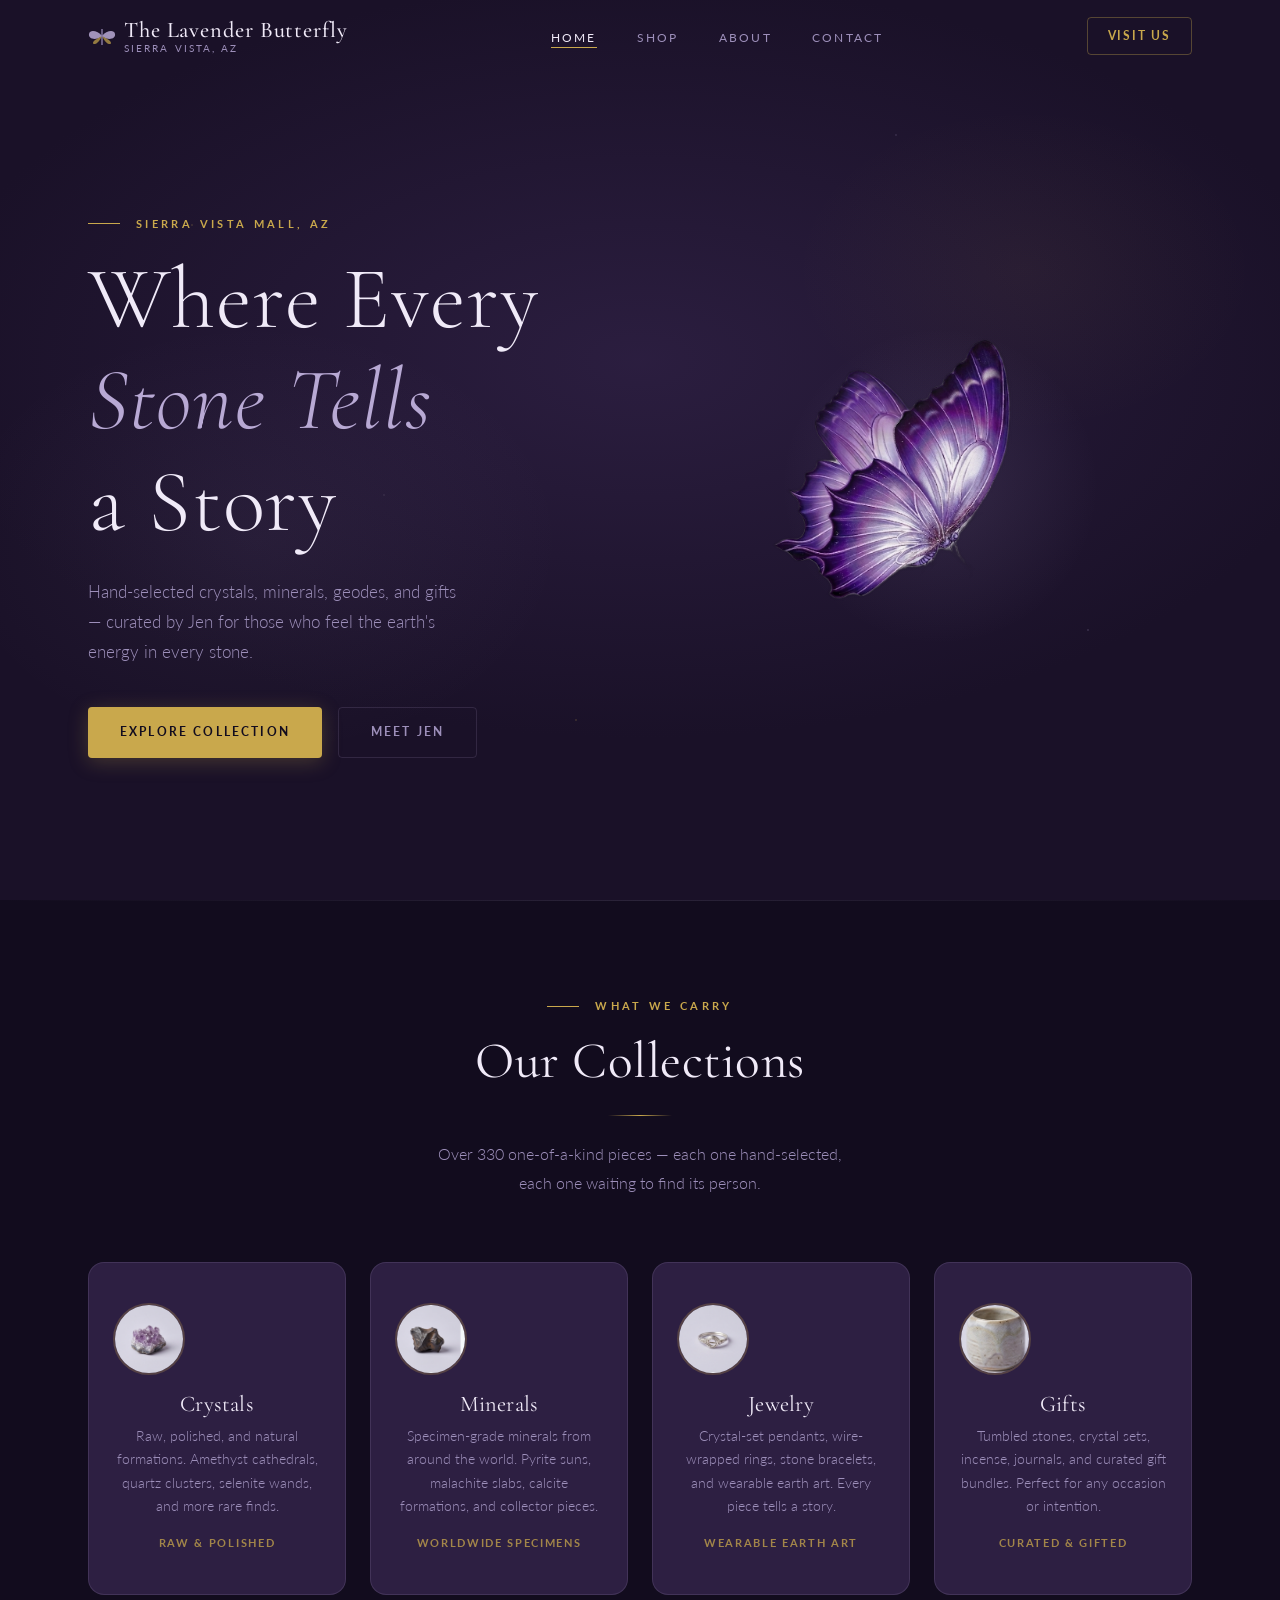
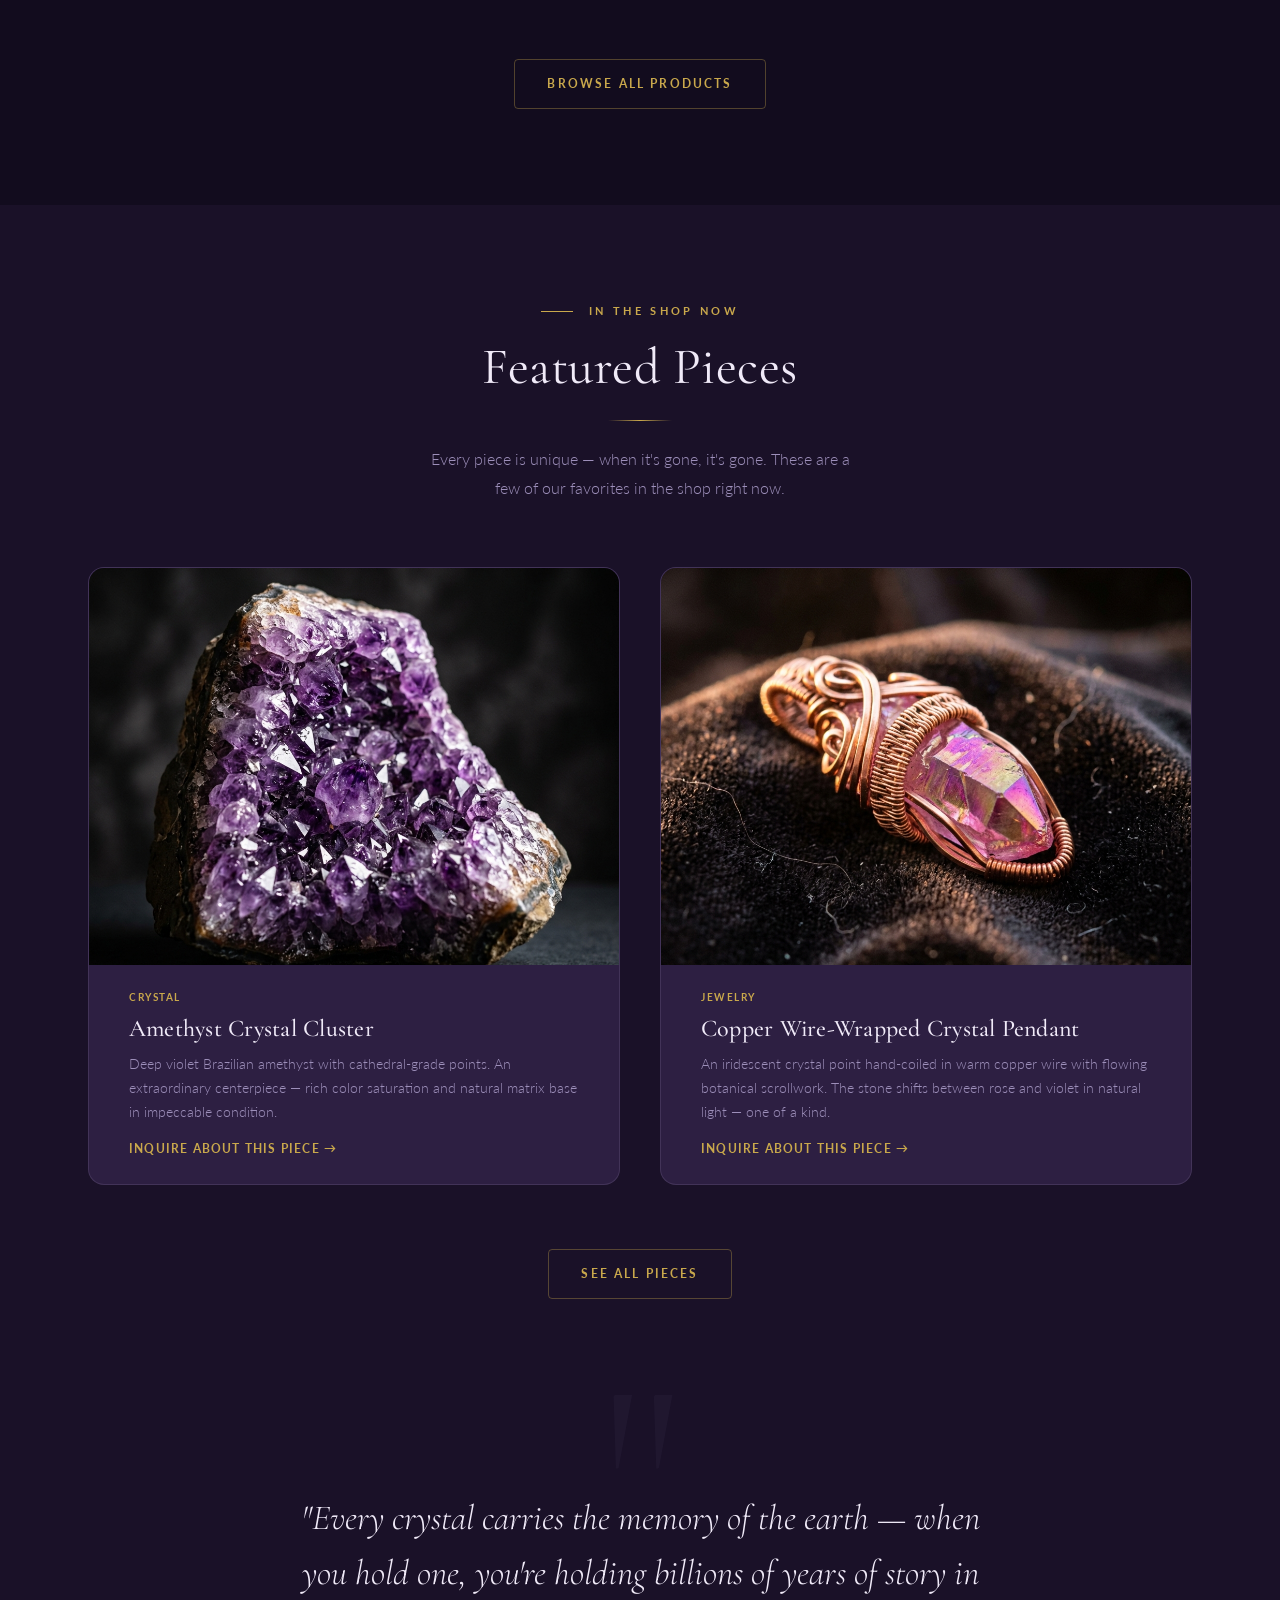
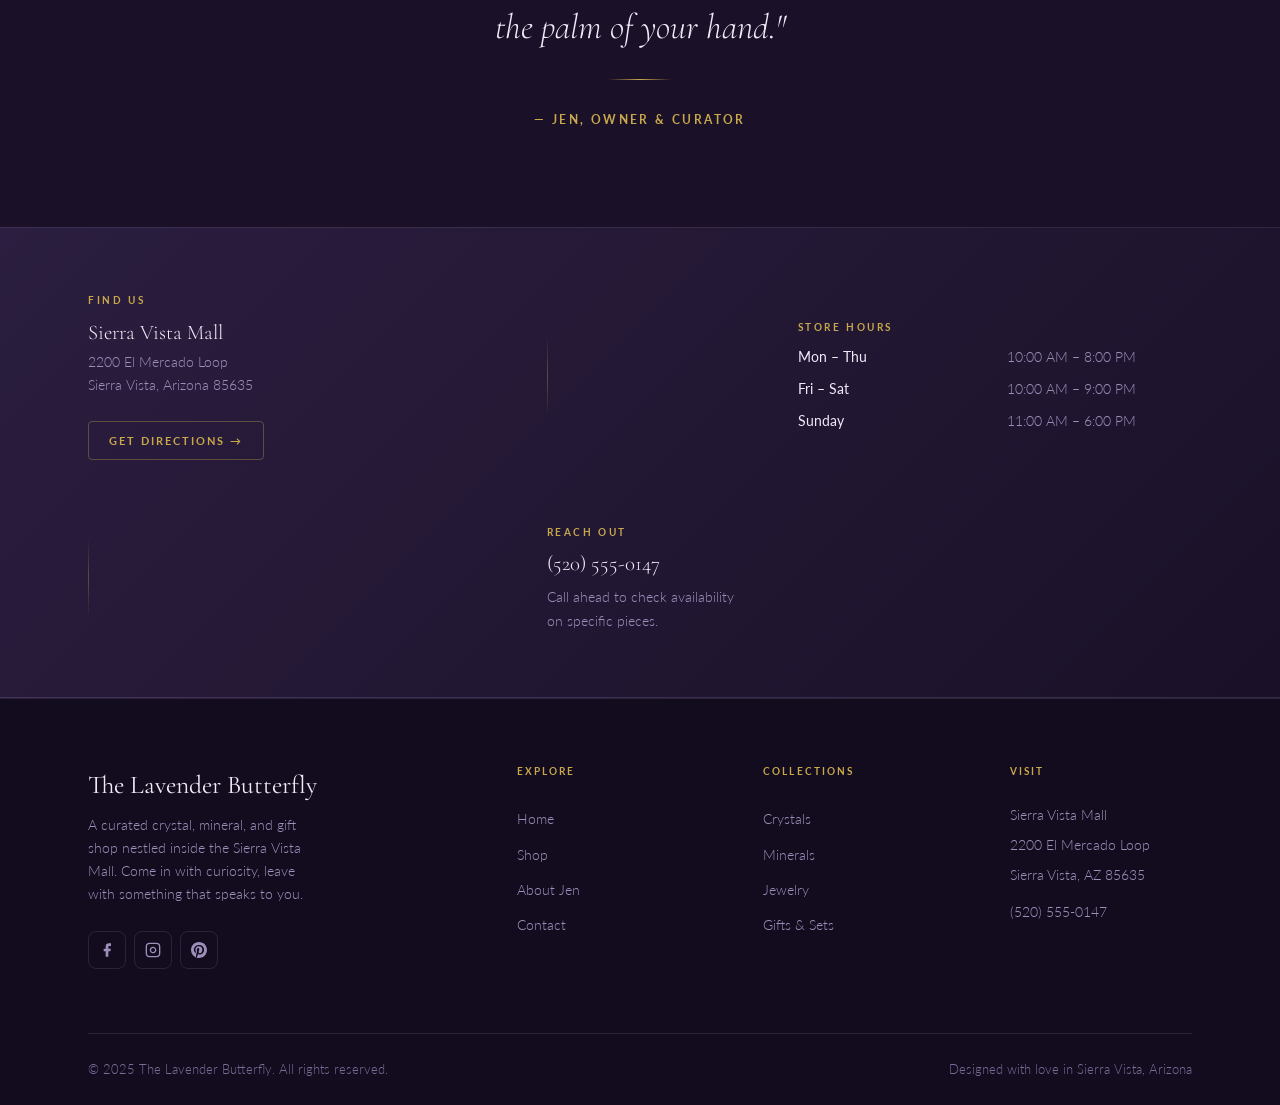
<file: index.html>
<!DOCTYPE html>
<html lang="en">
<head>
  <meta charset="UTF-8" />
  <meta name="viewport" content="width=device-width, initial-scale=1.0" />
  <meta name="description" content="The Lavender Butterfly — Crystals, minerals, geodes, tumbled stones, jewelry, and gifts. Located inside Sierra Vista Mall, Sierra Vista, Arizona." />
  <title>The Lavender Butterfly | Crystals & Minerals | Sierra Vista, AZ</title>
  <link rel="preconnect" href="https://fonts.googleapis.com" />
  <link rel="preconnect" href="https://fonts.gstatic.com" crossorigin />
  <link href="https://fonts.googleapis.com/css2?family=Cormorant+Garamond:ital,wght@0,300;0,400;0,500;0,600;0,700;1,300;1,400;1,500;1,600&family=Lato:wght@300;400;700&display=swap" rel="stylesheet" />
  <link rel="stylesheet" href="css/styles.css" />
</head>
<body>

  <!-- ====================================================
       Navigation
       ==================================================== -->
  <nav class="nav" id="nav">
    <div class="nav__inner">
      <a href="index.html" class="nav__logo">
        <!-- Tiny inline butterfly logo mark -->
        <svg width="28" height="22" viewBox="0 0 28 22" fill="none" aria-hidden="true">
          <path d="M14 11 C10 6, 2 4, 1 9 C0 14, 8 16, 14 11Z" fill="#b8a9d4" opacity="0.85"/>
          <path d="M14 11 C18 6, 26 4, 27 9 C28 14, 20 16, 14 11Z" fill="#b8a9d4" opacity="0.85"/>
          <path d="M14 11 C11 13, 5 15, 5 18 C5 20, 10 20, 14 11Z" fill="#c9a84c" opacity="0.7"/>
          <path d="M14 11 C17 13, 23 15, 23 18 C23 20, 18 20, 14 11Z" fill="#c9a84c" opacity="0.7"/>
          <line x1="14" y1="4" x2="14" y2="20" stroke="#9d8fba" stroke-width="1.2"/>
        </svg>
        <div class="nav__logo-text">
          The Lavender Butterfly
          <span>Sierra Vista, AZ</span>
        </div>
      </a>

      <ul class="nav__links" role="list">
        <li><a href="index.html" class="nav__link active">Home</a></li>
        <li><a href="shop.html" class="nav__link">Shop</a></li>
        <li><a href="about.html" class="nav__link">About</a></li>
        <li><a href="contact.html" class="nav__link">Contact</a></li>
      </ul>

      <a href="contact.html" class="nav__cta">Visit Us</a>

      <button class="nav__hamburger" id="hamburger" aria-label="Toggle menu" aria-expanded="false">
        <span></span>
        <span></span>
        <span></span>
      </button>
    </div>
  </nav>

  <!-- Mobile Menu -->
  <div class="nav__mobile" id="mobileMenu" role="dialog" aria-label="Navigation">
    <a href="index.html" class="nav__link">Home</a>
    <a href="shop.html" class="nav__link">Shop</a>
    <a href="about.html" class="nav__link">About</a>
    <a href="contact.html" class="nav__link">Contact</a>
    <a href="contact.html" class="btn btn--outline" style="margin-top:1rem;">Visit Us</a>
  </div>

  <!-- ====================================================
       Hero
       ==================================================== -->
  <section class="hero" aria-label="Welcome">
    <div class="hero__inner">
      <!-- Text Content -->
      <div class="hero__text">
        <div class="hero__eyebrow">Sierra Vista Mall, AZ</div>
        <h1 class="hero__title">
          Where Every<br />
          <em>Stone Tells</em><br />
          a Story
        </h1>
        <p class="hero__tagline">
          Hand-selected crystals, minerals, geodes, and gifts — curated by Jen for those who feel the earth's energy in every stone.
        </p>
        <div class="hero__actions">
          <a href="shop.html" class="btn btn--primary">Explore Collection</a>
          <a href="about.html" class="btn btn--ghost">Meet Jen</a>
        </div>
      </div>

      <!-- Butterfly Visual -->
      <div class="hero__visual">
        <div class="hero__glow"></div>

        <img
          src="images/ButterFly1.png"
          alt=""
          class="butterfly-img"
          aria-hidden="true"
        >

      </div>
    </div>
  </section>

  <!-- ====================================================
       Featured Categories
       ==================================================== -->
  <section class="categories section" aria-labelledby="cat-heading">
    <div class="container">
      <div class="text-center reveal">
        <p class="hero__eyebrow" style="justify-content:center;">What We Carry</p>
        <h2 id="cat-heading">Our Collections</h2>
        <div class="divider"></div>
        <p style="max-width:48ch;margin-inline:auto;">
          Over 330 one-of-a-kind pieces — each one hand-selected, each one waiting to find its person.
        </p>
      </div>

      <div class="categories__grid">
        <div class="category-card reveal reveal-delay-1">
          <img src="images/icon-minerals.png" alt="" class="category-card__icon-img" aria-hidden="true">
          <h3 class="category-card__title">Crystals</h3>
          <p class="category-card__desc">Raw, polished, and natural formations. Amethyst cathedrals, quartz clusters, selenite wands, and more rare finds.</p>
          <span class="category-card__count">Raw &amp; Polished</span>
        </div>
        <div class="category-card reveal reveal-delay-2">
          <img src="images/icon-meteorites.png" alt="" class="category-card__icon-img" aria-hidden="true">
          <h3 class="category-card__title">Minerals</h3>
          <p class="category-card__desc">Specimen-grade minerals from around the world. Pyrite suns, malachite slabs, calcite formations, and collector pieces.</p>
          <span class="category-card__count">Worldwide Specimens</span>
        </div>
        <div class="category-card reveal reveal-delay-3">
          <img src="images/icon-jewelry.png" alt="" class="category-card__icon-img" aria-hidden="true">
          <h3 class="category-card__title">Jewelry</h3>
          <p class="category-card__desc">Crystal-set pendants, wire-wrapped rings, stone bracelets, and wearable earth art. Every piece tells a story.</p>
          <span class="category-card__count">Wearable Earth Art</span>
        </div>
        <div class="category-card reveal reveal-delay-4">
          <img src="images/icon-gifts.png" alt="" class="category-card__icon-img" aria-hidden="true">
          <h3 class="category-card__title">Gifts</h3>
          <p class="category-card__desc">Tumbled stones, crystal sets, incense, journals, and curated gift bundles. Perfect for any occasion or intention.</p>
          <span class="category-card__count">Curated &amp; Gifted</span>
        </div>
      </div>

      <div class="text-center" style="margin-top:var(--space-2xl);">
        <a href="shop.html" class="btn btn--outline">Browse All Products</a>
      </div>
    </div>
  </section>

  <!-- ====================================================
       Featured Pieces
       ==================================================== -->
  <section class="featured section" aria-labelledby="featured-heading">
    <div class="container">
      <div class="text-center reveal">
        <p class="hero__eyebrow" style="justify-content:center;">In The Shop Now</p>
        <h2 id="featured-heading">Featured Pieces</h2>
        <div class="divider"></div>
        <p style="max-width:48ch;margin-inline:auto;color:var(--text-muted);">
          Every piece is unique — when it's gone, it's gone. These are a few of our favorites in the shop right now.
        </p>
      </div>

      <div class="featured__grid">
        <a href="contact.html?item=Amethyst+Crystal+Cluster" class="featured-card reveal">
          <div class="featured-card__img">
            <img src="images/amethyst-cluster.png" alt="Amethyst Crystal Cluster" loading="lazy">
          </div>
          <div class="featured-card__body">
            <div class="featured-card__tag">Crystal</div>
            <h3 class="featured-card__name">Amethyst Crystal Cluster</h3>
            <p class="featured-card__desc">Deep violet Brazilian amethyst with cathedral-grade points. An extraordinary centerpiece — rich color saturation and natural matrix base in impeccable condition.</p>
            <span class="featured-card__cta">Inquire About This Piece →</span>
          </div>
        </a>

        <a href="contact.html?item=Copper+Wire-Wrapped+Crystal+Pendant" class="featured-card reveal reveal-delay-1">
          <div class="featured-card__img">
            <img src="images/copper-pendant.png" alt="Copper Wire-Wrapped Crystal Pendant" loading="lazy">
          </div>
          <div class="featured-card__body">
            <div class="featured-card__tag">Jewelry</div>
            <h3 class="featured-card__name">Copper Wire-Wrapped Crystal Pendant</h3>
            <p class="featured-card__desc">An iridescent crystal point hand-coiled in warm copper wire with flowing botanical scrollwork. The stone shifts between rose and violet in natural light — one of a kind.</p>
            <span class="featured-card__cta">Inquire About This Piece →</span>
          </div>
        </a>
      </div>

      <div class="text-center" style="margin-top:var(--space-2xl);">
        <a href="shop.html" class="btn btn--outline">See All Pieces</a>
      </div>
    </div>
  </section>

  <!-- ====================================================
       Quote / Passion Section
       ==================================================== -->
  <section class="quote-section section" aria-label="Our philosophy">
    <div class="container">
      <div class="blockquote reveal">
        <p class="blockquote__text">
          "Every crystal carries the memory of the earth — when you hold one, you're holding billions of years of story in the palm of your hand."
        </p>
        <div class="divider"></div>
        <span class="blockquote__attr">— Jen, Owner &amp; Curator</span>
      </div>
    </div>
  </section>

  <!-- ====================================================
       Visit Strip
       ==================================================== -->
  <div class="visit-strip" aria-label="Location and hours">
    <div class="container">
      <div class="visit-strip__inner">
        <!-- Location -->
        <div>
          <div class="visit-info__label">Find Us</div>
          <div class="visit-info__value">Sierra Vista Mall</div>
          <div class="visit-info__sub">
            2200 El Mercado Loop<br />
            Sierra Vista, Arizona 85635
          </div>
          <a href="contact.html" class="btn btn--outline" style="margin-top:var(--space-lg);padding:0.55rem 1.25rem;font-size:0.7rem;">Get Directions &rarr;</a>
        </div>

        <div class="visit-strip__divider"></div>

        <!-- Hours -->
        <div>
          <div class="visit-info__label">Store Hours</div>
          <div class="visit-strip__hours">
            <div class="hours-row"><strong>Mon – Thu</strong></div>
            <div class="hours-row">10:00 AM – 8:00 PM</div>
            <div class="hours-row"><strong>Fri – Sat</strong></div>
            <div class="hours-row">10:00 AM – 9:00 PM</div>
            <div class="hours-row"><strong>Sunday</strong></div>
            <div class="hours-row">11:00 AM – 6:00 PM</div>
          </div>
        </div>

        <div class="visit-strip__divider"></div>

        <!-- Phone / Social -->
        <div>
          <div class="visit-info__label">Reach Out</div>
          <div class="visit-info__value">
            <a href="tel:+15205550147" style="color:inherit;">(520) 555-0147</a>
          </div>
          <div class="visit-info__sub" style="margin-top:var(--space-sm);">
            Call ahead to check availability<br />on specific pieces.
          </div>
        </div>
      </div>
    </div>
  </div>

  <!-- ====================================================
       Footer
       ==================================================== -->
  <footer class="footer" role="contentinfo">
    <div class="container">
      <div class="footer__grid">
        <!-- Brand -->
        <div>
          <div class="footer__brand-name">The Lavender Butterfly</div>
          <p class="footer__brand-tagline">
            A curated crystal, mineral, and gift shop nestled inside the Sierra Vista Mall. Come in with curiosity, leave with something that speaks to you.
          </p>
          <div class="footer__social">
            <a href="#" class="footer__social-link" aria-label="Facebook" title="Follow us on Facebook">
              <svg width="16" height="16" viewBox="0 0 24 24" fill="currentColor" aria-hidden="true"><path d="M18 2h-3a5 5 0 0 0-5 5v3H7v4h3v8h4v-8h3l1-4h-4V7a1 1 0 0 1 1-1h3z"/></svg>
            </a>
            <a href="#" class="footer__social-link" aria-label="Instagram" title="Follow us on Instagram">
              <svg width="16" height="16" viewBox="0 0 24 24" fill="none" stroke="currentColor" stroke-width="2" aria-hidden="true"><rect x="2" y="2" width="20" height="20" rx="5" ry="5"/><path d="M16 11.37A4 4 0 1 1 12.63 8 4 4 0 0 1 16 11.37z"/><line x1="17.5" y1="6.5" x2="17.51" y2="6.5"/></svg>
            </a>
            <a href="#" class="footer__social-link" aria-label="Pinterest" title="Follow us on Pinterest">
              <svg width="16" height="16" viewBox="0 0 24 24" fill="currentColor" aria-hidden="true"><path d="M12 0C5.373 0 0 5.373 0 12c0 5.084 3.163 9.426 7.627 11.174-.105-.949-.2-2.405.042-3.441.218-.937 1.407-5.965 1.407-5.965s-.359-.719-.359-1.782c0-1.668.967-2.914 2.171-2.914 1.023 0 1.518.769 1.518 1.69 0 1.029-.655 2.568-.994 3.995-.283 1.194.599 2.169 1.777 2.169 2.133 0 3.772-2.249 3.772-5.495 0-2.873-2.064-4.882-5.012-4.882-3.414 0-5.418 2.561-5.418 5.207 0 1.031.397 2.138.893 2.738a.36.36 0 0 1 .083.345l-.333 1.36c-.053.22-.174.267-.402.161-1.499-.698-2.436-2.889-2.436-4.649 0-3.785 2.75-7.262 7.929-7.262 4.163 0 7.398 2.967 7.398 6.931 0 4.136-2.607 7.464-6.227 7.464-1.216 0-2.359-.632-2.75-1.378l-.748 2.853c-.271 1.043-1.002 2.35-1.492 3.146C9.57 23.812 10.763 24 12 24c6.627 0 12-5.373 12-12S18.627 0 12 0z"/></svg>
            </a>
          </div>
        </div>

        <!-- Navigation -->
        <div>
          <div class="footer__col-title">Explore</div>
          <ul class="footer__links" role="list">
            <li><a href="index.html" class="footer__link">Home</a></li>
            <li><a href="shop.html" class="footer__link">Shop</a></li>
            <li><a href="about.html" class="footer__link">About Jen</a></li>
            <li><a href="contact.html" class="footer__link">Contact</a></li>
          </ul>
        </div>

        <!-- Collections -->
        <div>
          <div class="footer__col-title">Collections</div>
          <ul class="footer__links" role="list">
            <li><a href="shop.html#crystals" class="footer__link">Crystals</a></li>
            <li><a href="shop.html#minerals" class="footer__link">Minerals</a></li>
            <li><a href="shop.html#jewelry" class="footer__link">Jewelry</a></li>
            <li><a href="shop.html#gifts" class="footer__link">Gifts &amp; Sets</a></li>
          </ul>
        </div>

        <!-- Info -->
        <div>
          <div class="footer__col-title">Visit</div>
          <ul class="footer__links" role="list">
            <li class="footer__link">Sierra Vista Mall</li>
            <li class="footer__link">2200 El Mercado Loop</li>
            <li class="footer__link">Sierra Vista, AZ 85635</li>
            <li><a href="tel:+15205550147" class="footer__link" style="margin-top:var(--space-sm);display:block;">(520) 555-0147</a></li>
          </ul>
        </div>
      </div>

      <div class="footer__bottom">
        <p class="footer__copy">
          &copy; 2025 The Lavender Butterfly. All rights reserved.
        </p>
        <p class="footer__copy">
          Designed with love in Sierra Vista, Arizona
        </p>
      </div>
    </div>
  </footer>

  <script src="js/main.js"></script>
</body>
</html>
</file>
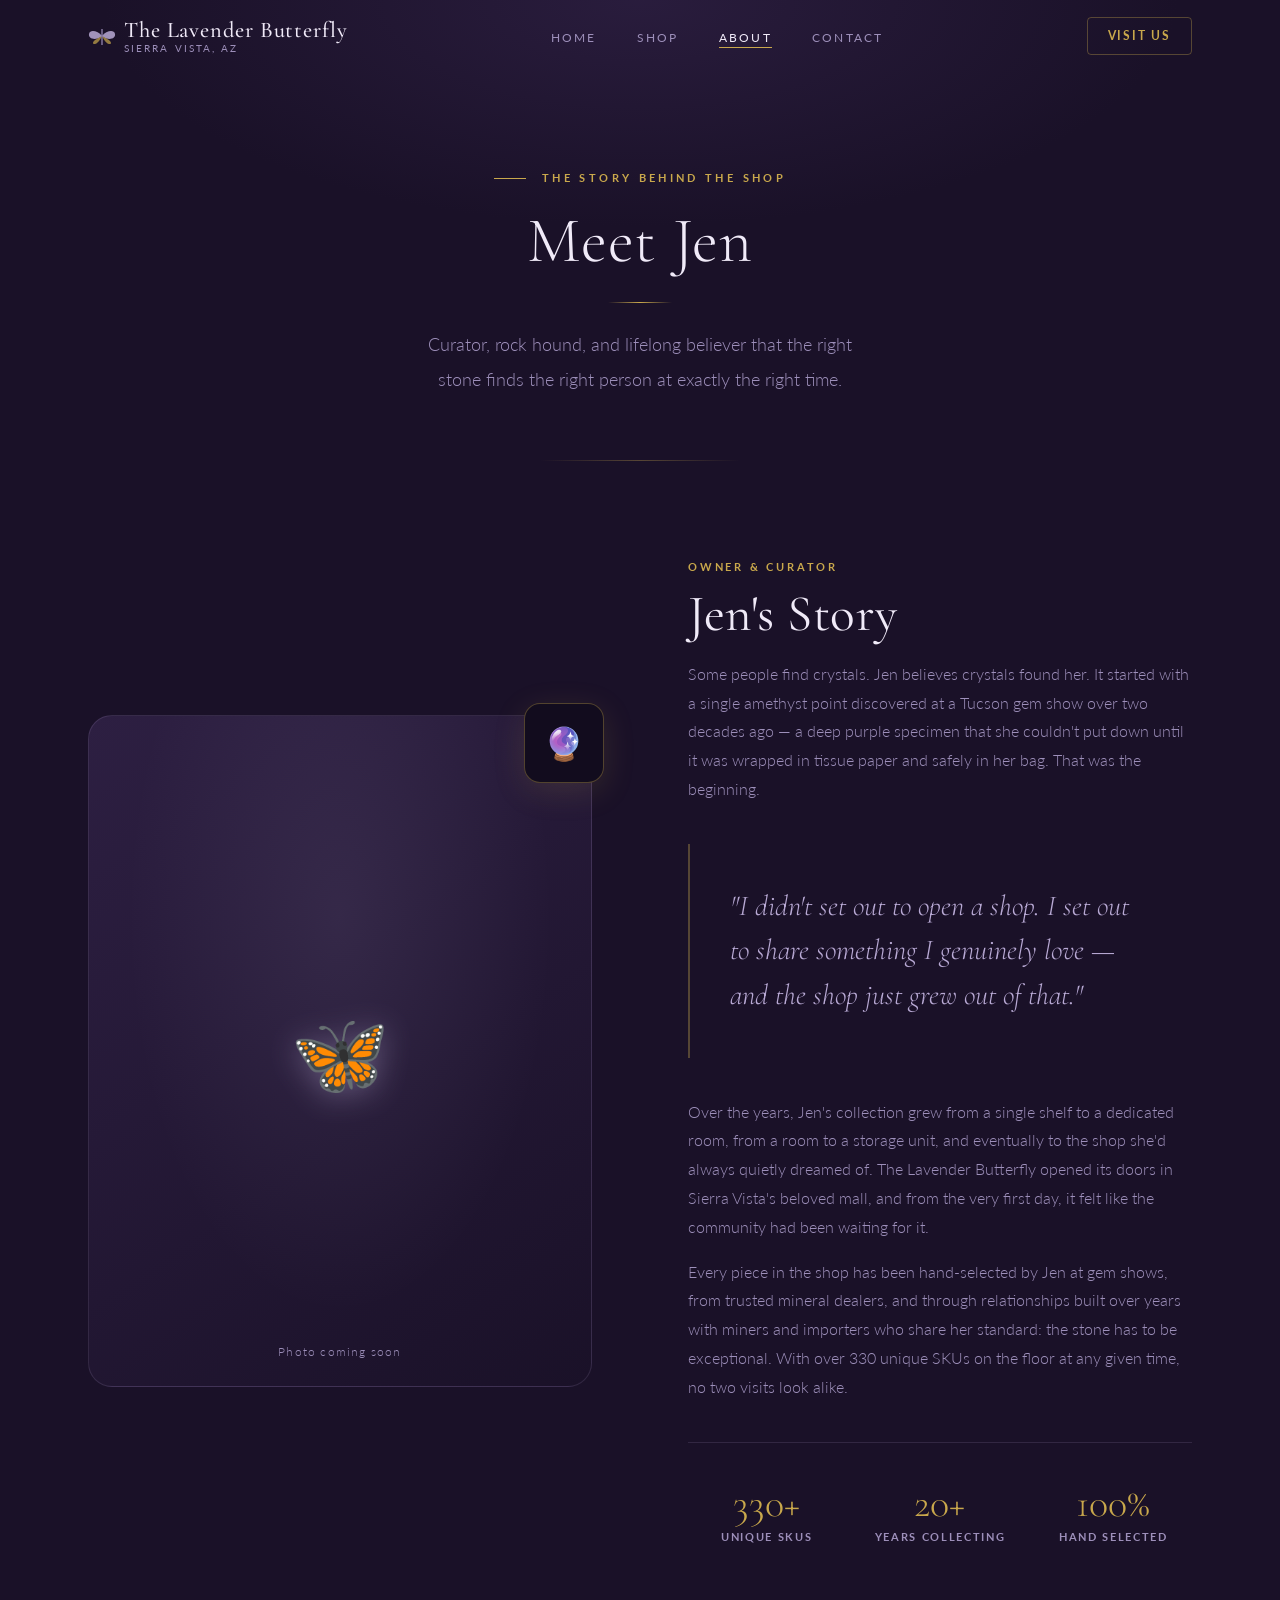
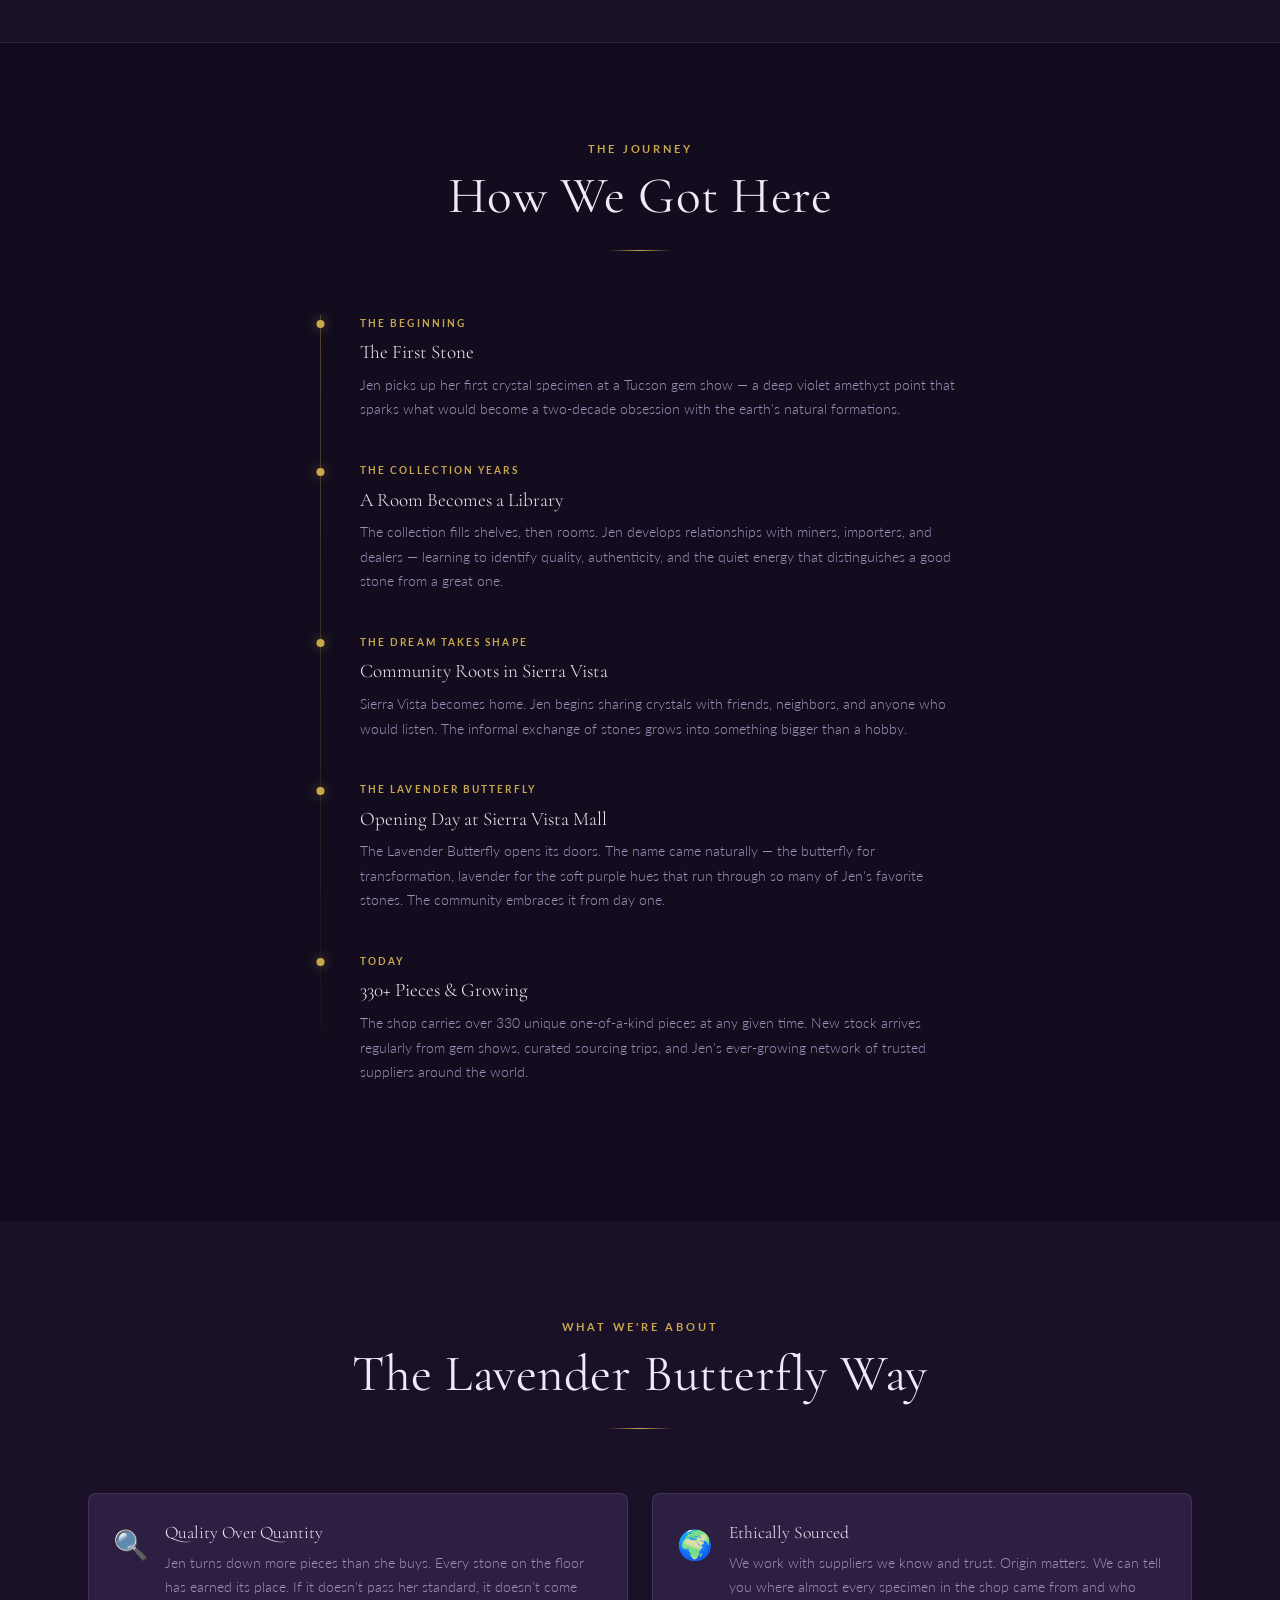
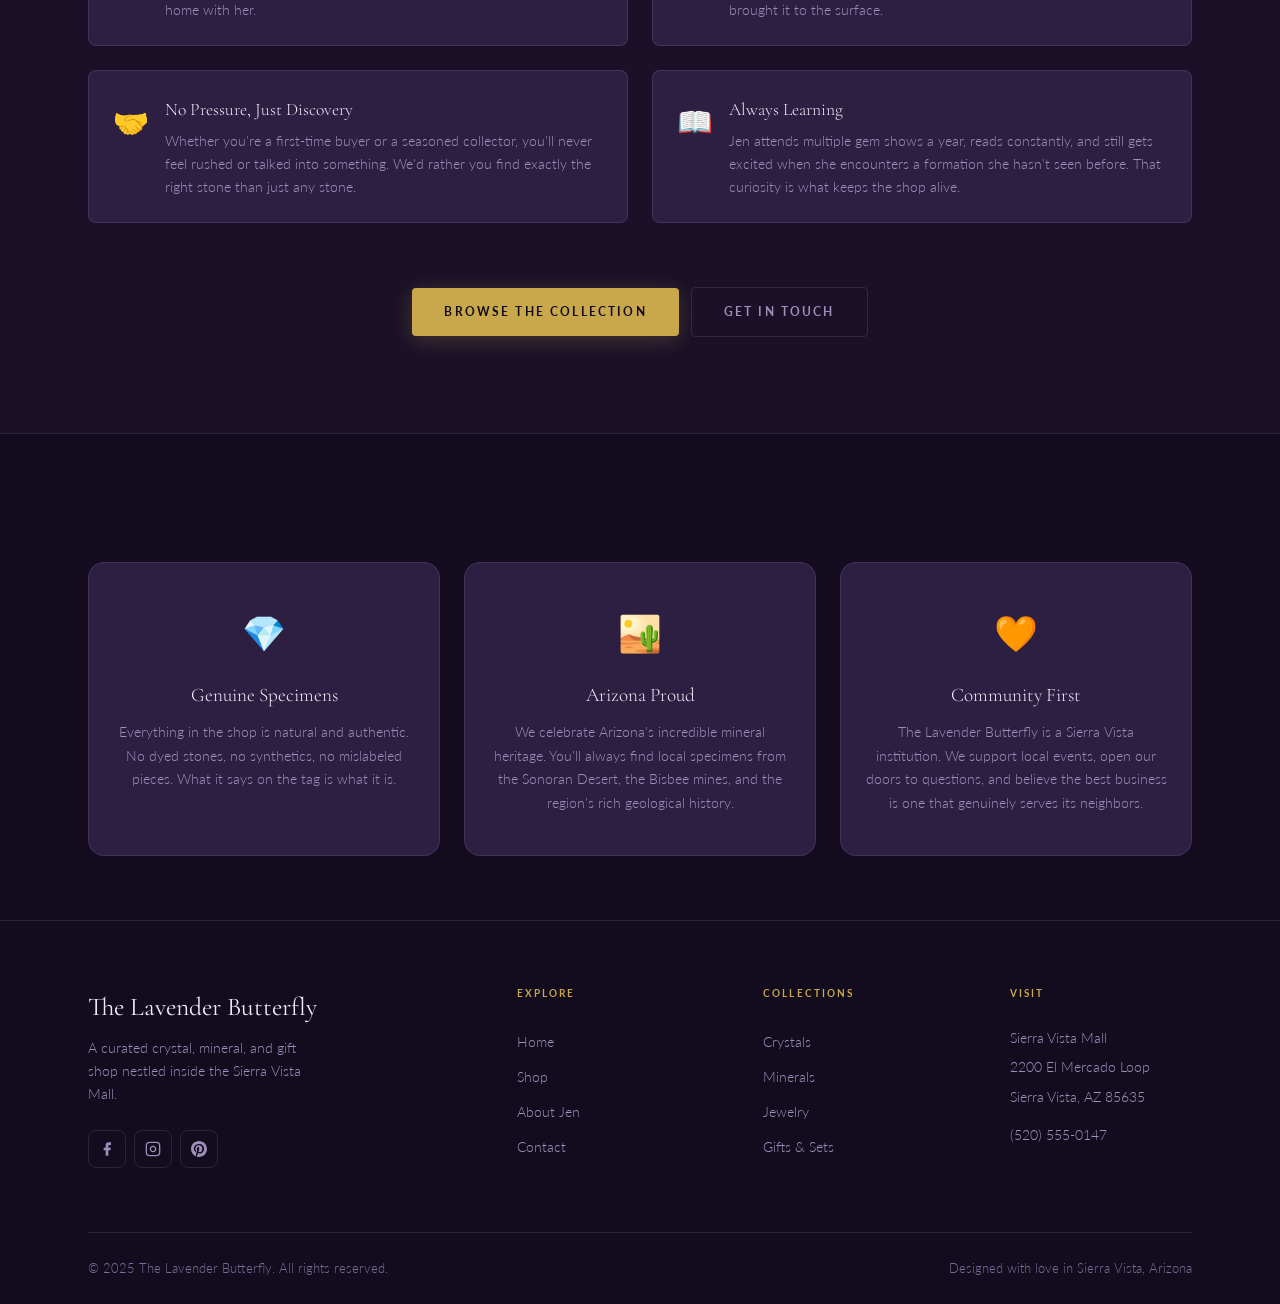
<file: about.html>
<!DOCTYPE html>
<html lang="en">
<head>
  <meta charset="UTF-8" />
  <meta name="viewport" content="width=device-width, initial-scale=1.0" />
  <meta name="description" content="Meet Jen, the owner of The Lavender Butterfly — a crystal and mineral shop born from a lifelong love of the earth's natural gifts." />
  <title>About Jen | The Lavender Butterfly | Sierra Vista, AZ</title>
  <link rel="preconnect" href="https://fonts.googleapis.com" />
  <link rel="preconnect" href="https://fonts.gstatic.com" crossorigin />
  <link href="https://fonts.googleapis.com/css2?family=Cormorant+Garamond:ital,wght@0,300;0,400;0,500;0,600;0,700;1,300;1,400;1,500;1,600&family=Lato:wght@300;400;700&display=swap" rel="stylesheet" />
  <link rel="stylesheet" href="css/styles.css" />
  <style>
    .timeline {
      position: relative;
      padding-left: 2.5rem;
      margin-top: var(--space-2xl);
    }
    .timeline::before {
      content: '';
      position: absolute;
      left: 0;
      top: 0;
      bottom: 0;
      width: 1px;
      background: linear-gradient(180deg, var(--border-gold), transparent);
    }
    .timeline-item {
      position: relative;
      margin-bottom: var(--space-xl);
    }
    .timeline-item::before {
      content: '';
      position: absolute;
      left: -2.5rem;
      top: 0.35rem;
      width: 8px;
      height: 8px;
      border-radius: 50%;
      background: var(--accent-gold);
      box-shadow: 0 0 12px rgba(201, 168, 76, 0.5);
      transform: translateX(-3.5px);
    }
    .timeline-year {
      font-size: 0.65rem;
      font-weight: 700;
      letter-spacing: 0.2em;
      text-transform: uppercase;
      color: var(--accent-gold);
      margin-bottom: var(--space-xs);
    }
    .timeline-title {
      font-family: var(--font-display);
      font-size: 1.2rem;
      color: var(--text-primary);
      margin-bottom: var(--space-xs);
    }
    .timeline-text {
      font-size: 0.9rem;
      color: var(--text-muted);
      line-height: 1.7;
    }

    .about-pull {
      font-family: var(--font-display);
      font-size: clamp(1.3rem, 2.5vw, 1.8rem);
      font-style: italic;
      color: var(--iris);
      line-height: 1.55;
      padding: var(--space-xl) var(--space-xl);
      border-left: 2px solid var(--border-gold);
      margin-block: var(--space-xl);
    }

    .passion-grid {
      display: grid;
      grid-template-columns: repeat(2, 1fr);
      gap: var(--space-lg);
      margin-top: var(--space-2xl);
    }

    @media (max-width: 600px) {
      .passion-grid { grid-template-columns: 1fr; }
    }

    .passion-item {
      background: var(--surface);
      border: 1px solid var(--border);
      border-radius: var(--radius-md);
      padding: var(--space-lg);
      display: flex;
      gap: var(--space-md);
      align-items: flex-start;
      transition: border-color var(--duration);
    }
    .passion-item:hover {
      border-color: var(--border-gold);
    }
    .passion-item__icon {
      font-size: 1.8rem;
      flex-shrink: 0;
      margin-top: 2px;
    }
    .passion-item__title {
      font-family: var(--font-display);
      font-size: 1.1rem;
      color: var(--text-primary);
      margin-bottom: var(--space-xs);
    }
    .passion-item__text {
      font-size: 0.875rem;
      color: var(--text-muted);
      line-height: 1.65;
    }
  </style>
</head>
<body>

  <!-- Navigation -->
  <nav class="nav" id="nav">
    <div class="nav__inner">
      <a href="index.html" class="nav__logo">
        <svg width="28" height="22" viewBox="0 0 28 22" fill="none" aria-hidden="true">
          <path d="M14 11 C10 6, 2 4, 1 9 C0 14, 8 16, 14 11Z" fill="#b8a9d4" opacity="0.85"/>
          <path d="M14 11 C18 6, 26 4, 27 9 C28 14, 20 16, 14 11Z" fill="#b8a9d4" opacity="0.85"/>
          <path d="M14 11 C11 13, 5 15, 5 18 C5 20, 10 20, 14 11Z" fill="#c9a84c" opacity="0.7"/>
          <path d="M14 11 C17 13, 23 15, 23 18 C23 20, 18 20, 14 11Z" fill="#c9a84c" opacity="0.7"/>
          <line x1="14" y1="4" x2="14" y2="20" stroke="#9d8fba" stroke-width="1.2"/>
        </svg>
        <div class="nav__logo-text">
          The Lavender Butterfly
          <span>Sierra Vista, AZ</span>
        </div>
      </a>
      <ul class="nav__links" role="list">
        <li><a href="index.html" class="nav__link">Home</a></li>
        <li><a href="shop.html" class="nav__link">Shop</a></li>
        <li><a href="about.html" class="nav__link active">About</a></li>
        <li><a href="contact.html" class="nav__link">Contact</a></li>
      </ul>
      <a href="contact.html" class="nav__cta">Visit Us</a>
      <button class="nav__hamburger" id="hamburger" aria-label="Toggle menu" aria-expanded="false">
        <span></span><span></span><span></span>
      </button>
    </div>
  </nav>

  <div class="nav__mobile" id="mobileMenu" role="dialog" aria-label="Navigation">
    <a href="index.html" class="nav__link">Home</a>
    <a href="shop.html" class="nav__link">Shop</a>
    <a href="about.html" class="nav__link">About</a>
    <a href="contact.html" class="nav__link">Contact</a>
    <a href="contact.html" class="btn btn--outline" style="margin-top:1rem;">Visit Us</a>
  </div>

  <!-- Page Header -->
  <div class="page-header">
    <div class="container">
      <p class="hero__eyebrow" style="justify-content:center;">The Story Behind the Shop</p>
      <h1 style="font-size:clamp(2.4rem,5vw,4rem);">Meet Jen</h1>
      <div class="divider"></div>
      <p class="lead" style="color:var(--text-muted);max-width:46ch;margin-inline:auto;">
        Curator, rock hound, and lifelong believer that the right stone finds the right person at exactly the right time.
      </p>
    </div>
  </div>

  <!-- About Main Section -->
  <section class="section" aria-labelledby="about-heading">
    <div class="container">
      <div class="about-grid">

        <!-- Image / Visual -->
        <div class="about-img-wrap reveal">
          <div class="about-img-frame">
            <span role="img" aria-label="Photo of Jen coming soon" style="position:relative;z-index:1;font-size:5rem;filter:drop-shadow(0 4px 16px rgba(184,169,212,0.4));">🦋</span>
            <div class="about-img-caption">
              <p>Photo coming soon</p>
            </div>
          </div>
          <div class="about-accent">🔮</div>
        </div>

        <!-- Story Content -->
        <div class="about__content reveal reveal-delay-1">
          <p style="font-size:0.7rem;font-weight:700;letter-spacing:0.25em;text-transform:uppercase;color:var(--accent-gold);margin-bottom:var(--space-sm);">Owner &amp; Curator</p>
          <h2 id="about-heading">Jen's Story</h2>
          <div class="divider--left"></div>

          <p>
            Some people find crystals. Jen believes crystals found her. It started with a single amethyst point discovered at a Tucson gem show over two decades ago — a deep purple specimen that she couldn't put down until it was wrapped in tissue paper and safely in her bag. That was the beginning.
          </p>

          <blockquote class="about-pull">
            "I didn't set out to open a shop. I set out to share something I genuinely love — and the shop just grew out of that."
          </blockquote>

          <p>
            Over the years, Jen's collection grew from a single shelf to a dedicated room, from a room to a storage unit, and eventually to the shop she'd always quietly dreamed of. The Lavender Butterfly opened its doors in Sierra Vista's beloved mall, and from the very first day, it felt like the community had been waiting for it.
          </p>

          <p>
            Every piece in the shop has been hand-selected by Jen at gem shows, from trusted mineral dealers, and through relationships built over years with miners and importers who share her standard: the stone has to be exceptional. With over 330 unique SKUs on the floor at any given time, no two visits look alike.
          </p>

          <!-- Stats -->
          <div class="about__stats">
            <div class="stat">
              <div class="stat__number">330+</div>
              <div class="stat__label">Unique SKUs</div>
            </div>
            <div class="stat">
              <div class="stat__number">20+</div>
              <div class="stat__label">Years Collecting</div>
            </div>
            <div class="stat">
              <div class="stat__number">100%</div>
              <div class="stat__label">Hand Selected</div>
            </div>
          </div>
        </div>
      </div>
    </div>
  </section>

  <!-- The Shop's Journey -->
  <section class="section" style="background:var(--bg-deeper);border-top:1px solid var(--border);" aria-labelledby="journey-heading">
    <div class="container">
      <div class="text-center reveal">
        <p style="font-size:0.7rem;font-weight:700;letter-spacing:0.25em;text-transform:uppercase;color:var(--accent-gold);">The Journey</p>
        <h2 id="journey-heading" style="margin-top:var(--space-sm);">How We Got Here</h2>
        <div class="divider"></div>
      </div>

      <div style="max-width:640px;margin-inline:auto;">
        <div class="timeline reveal">
          <div class="timeline-item">
            <div class="timeline-year">The Beginning</div>
            <div class="timeline-title">The First Stone</div>
            <p class="timeline-text">Jen picks up her first crystal specimen at a Tucson gem show — a deep violet amethyst point that sparks what would become a two-decade obsession with the earth's natural formations.</p>
          </div>
          <div class="timeline-item">
            <div class="timeline-year">The Collection Years</div>
            <div class="timeline-title">A Room Becomes a Library</div>
            <p class="timeline-text">The collection fills shelves, then rooms. Jen develops relationships with miners, importers, and dealers — learning to identify quality, authenticity, and the quiet energy that distinguishes a good stone from a great one.</p>
          </div>
          <div class="timeline-item">
            <div class="timeline-year">The Dream Takes Shape</div>
            <div class="timeline-title">Community Roots in Sierra Vista</div>
            <p class="timeline-text">Sierra Vista becomes home. Jen begins sharing crystals with friends, neighbors, and anyone who would listen. The informal exchange of stones grows into something bigger than a hobby.</p>
          </div>
          <div class="timeline-item">
            <div class="timeline-year">The Lavender Butterfly</div>
            <div class="timeline-title">Opening Day at Sierra Vista Mall</div>
            <p class="timeline-text">The Lavender Butterfly opens its doors. The name came naturally — the butterfly for transformation, lavender for the soft purple hues that run through so many of Jen's favorite stones. The community embraces it from day one.</p>
          </div>
          <div class="timeline-item">
            <div class="timeline-year">Today</div>
            <div class="timeline-title">330+ Pieces &amp; Growing</div>
            <p class="timeline-text">The shop carries over 330 unique one-of-a-kind pieces at any given time. New stock arrives regularly from gem shows, curated sourcing trips, and Jen's ever-growing network of trusted suppliers around the world.</p>
          </div>
        </div>
      </div>
    </div>
  </section>

  <!-- What Jen Believes -->
  <section class="section" aria-labelledby="values-heading">
    <div class="container">
      <div class="text-center reveal">
        <p style="font-size:0.7rem;font-weight:700;letter-spacing:0.25em;text-transform:uppercase;color:var(--accent-gold);">What We're About</p>
        <h2 id="values-heading" style="margin-top:var(--space-sm);">The Lavender Butterfly Way</h2>
        <div class="divider"></div>
      </div>

      <div class="passion-grid">
        <div class="passion-item reveal">
          <span class="passion-item__icon">🔍</span>
          <div>
            <div class="passion-item__title">Quality Over Quantity</div>
            <p class="passion-item__text">Jen turns down more pieces than she buys. Every stone on the floor has earned its place. If it doesn't pass her standard, it doesn't come home with her.</p>
          </div>
        </div>
        <div class="passion-item reveal reveal-delay-1">
          <span class="passion-item__icon">🌍</span>
          <div>
            <div class="passion-item__title">Ethically Sourced</div>
            <p class="passion-item__text">We work with suppliers we know and trust. Origin matters. We can tell you where almost every specimen in the shop came from and who brought it to the surface.</p>
          </div>
        </div>
        <div class="passion-item reveal reveal-delay-2">
          <span class="passion-item__icon">🤝</span>
          <div>
            <div class="passion-item__title">No Pressure, Just Discovery</div>
            <p class="passion-item__text">Whether you're a first-time buyer or a seasoned collector, you'll never feel rushed or talked into something. We'd rather you find exactly the right stone than just any stone.</p>
          </div>
        </div>
        <div class="passion-item reveal reveal-delay-3">
          <span class="passion-item__icon">📖</span>
          <div>
            <div class="passion-item__title">Always Learning</div>
            <p class="passion-item__text">Jen attends multiple gem shows a year, reads constantly, and still gets excited when she encounters a formation she hasn't seen before. That curiosity is what keeps the shop alive.</p>
          </div>
        </div>
      </div>

      <div class="text-center reveal" style="margin-top:var(--space-2xl);">
        <a href="shop.html" class="btn btn--primary" style="margin-right:var(--space-sm);">Browse the Collection</a>
        <a href="contact.html" class="btn btn--ghost">Get in Touch</a>
      </div>
    </div>
  </section>

  <!-- Values Cards -->
  <section class="section section--tight" style="background:var(--bg-deeper);border-top:1px solid var(--border);" aria-label="Our values">
    <div class="container">
      <div class="values-grid">
        <div class="value-card reveal">
          <span class="value-card__icon">💎</span>
          <div class="value-card__title">Genuine Specimens</div>
          <p class="value-card__text">Everything in the shop is natural and authentic. No dyed stones, no synthetics, no mislabeled pieces. What it says on the tag is what it is.</p>
        </div>
        <div class="value-card reveal reveal-delay-1">
          <span class="value-card__icon">🏜️</span>
          <div class="value-card__title">Arizona Proud</div>
          <p class="value-card__text">We celebrate Arizona's incredible mineral heritage. You'll always find local specimens from the Sonoran Desert, the Bisbee mines, and the region's rich geological history.</p>
        </div>
        <div class="value-card reveal reveal-delay-2">
          <span class="value-card__icon">🧡</span>
          <div class="value-card__title">Community First</div>
          <p class="value-card__text">The Lavender Butterfly is a Sierra Vista institution. We support local events, open our doors to questions, and believe the best business is one that genuinely serves its neighbors.</p>
        </div>
      </div>
    </div>
  </section>

  <!-- Footer -->
  <footer class="footer" role="contentinfo">
    <div class="container">
      <div class="footer__grid">
        <div>
          <div class="footer__brand-name">The Lavender Butterfly</div>
          <p class="footer__brand-tagline">
            A curated crystal, mineral, and gift shop nestled inside the Sierra Vista Mall.
          </p>
          <div class="footer__social">
            <a href="#" class="footer__social-link" aria-label="Facebook">
              <svg width="16" height="16" viewBox="0 0 24 24" fill="currentColor" aria-hidden="true"><path d="M18 2h-3a5 5 0 0 0-5 5v3H7v4h3v8h4v-8h3l1-4h-4V7a1 1 0 0 1 1-1h3z"/></svg>
            </a>
            <a href="#" class="footer__social-link" aria-label="Instagram">
              <svg width="16" height="16" viewBox="0 0 24 24" fill="none" stroke="currentColor" stroke-width="2" aria-hidden="true"><rect x="2" y="2" width="20" height="20" rx="5" ry="5"/><path d="M16 11.37A4 4 0 1 1 12.63 8 4 4 0 0 1 16 11.37z"/><line x1="17.5" y1="6.5" x2="17.51" y2="6.5"/></svg>
            </a>
            <a href="#" class="footer__social-link" aria-label="Pinterest">
              <svg width="16" height="16" viewBox="0 0 24 24" fill="currentColor" aria-hidden="true"><path d="M12 0C5.373 0 0 5.373 0 12c0 5.084 3.163 9.426 7.627 11.174-.105-.949-.2-2.405.042-3.441.218-.937 1.407-5.965 1.407-5.965s-.359-.719-.359-1.782c0-1.668.967-2.914 2.171-2.914 1.023 0 1.518.769 1.518 1.69 0 1.029-.655 2.568-.994 3.995-.283 1.194.599 2.169 1.777 2.169 2.133 0 3.772-2.249 3.772-5.495 0-2.873-2.064-4.882-5.012-4.882-3.414 0-5.418 2.561-5.418 5.207 0 1.031.397 2.138.893 2.738a.36.36 0 0 1 .083.345l-.333 1.36c-.053.22-.174.267-.402.161-1.499-.698-2.436-2.889-2.436-4.649 0-3.785 2.75-7.262 7.929-7.262 4.163 0 7.398 2.967 7.398 6.931 0 4.136-2.607 7.464-6.227 7.464-1.216 0-2.359-.632-2.75-1.378l-.748 2.853c-.271 1.043-1.002 2.35-1.492 3.146C9.57 23.812 10.763 24 12 24c6.627 0 12-5.373 12-12S18.627 0 12 0z"/></svg>
            </a>
          </div>
        </div>
        <div>
          <div class="footer__col-title">Explore</div>
          <ul class="footer__links" role="list">
            <li><a href="index.html" class="footer__link">Home</a></li>
            <li><a href="shop.html" class="footer__link">Shop</a></li>
            <li><a href="about.html" class="footer__link">About Jen</a></li>
            <li><a href="contact.html" class="footer__link">Contact</a></li>
          </ul>
        </div>
        <div>
          <div class="footer__col-title">Collections</div>
          <ul class="footer__links" role="list">
            <li><a href="shop.html" class="footer__link">Crystals</a></li>
            <li><a href="shop.html" class="footer__link">Minerals</a></li>
            <li><a href="shop.html" class="footer__link">Jewelry</a></li>
            <li><a href="shop.html" class="footer__link">Gifts &amp; Sets</a></li>
          </ul>
        </div>
        <div>
          <div class="footer__col-title">Visit</div>
          <ul class="footer__links" role="list">
            <li class="footer__link">Sierra Vista Mall</li>
            <li class="footer__link">2200 El Mercado Loop</li>
            <li class="footer__link">Sierra Vista, AZ 85635</li>
            <li><a href="tel:+15205550147" class="footer__link" style="margin-top:var(--space-sm);display:block;">(520) 555-0147</a></li>
          </ul>
        </div>
      </div>
      <div class="footer__bottom">
        <p class="footer__copy">&copy; 2025 The Lavender Butterfly. All rights reserved.</p>
        <p class="footer__copy">Designed with love in Sierra Vista, Arizona</p>
      </div>
    </div>
  </footer>

  <script src="js/main.js"></script>
</body>
</html>
</file>
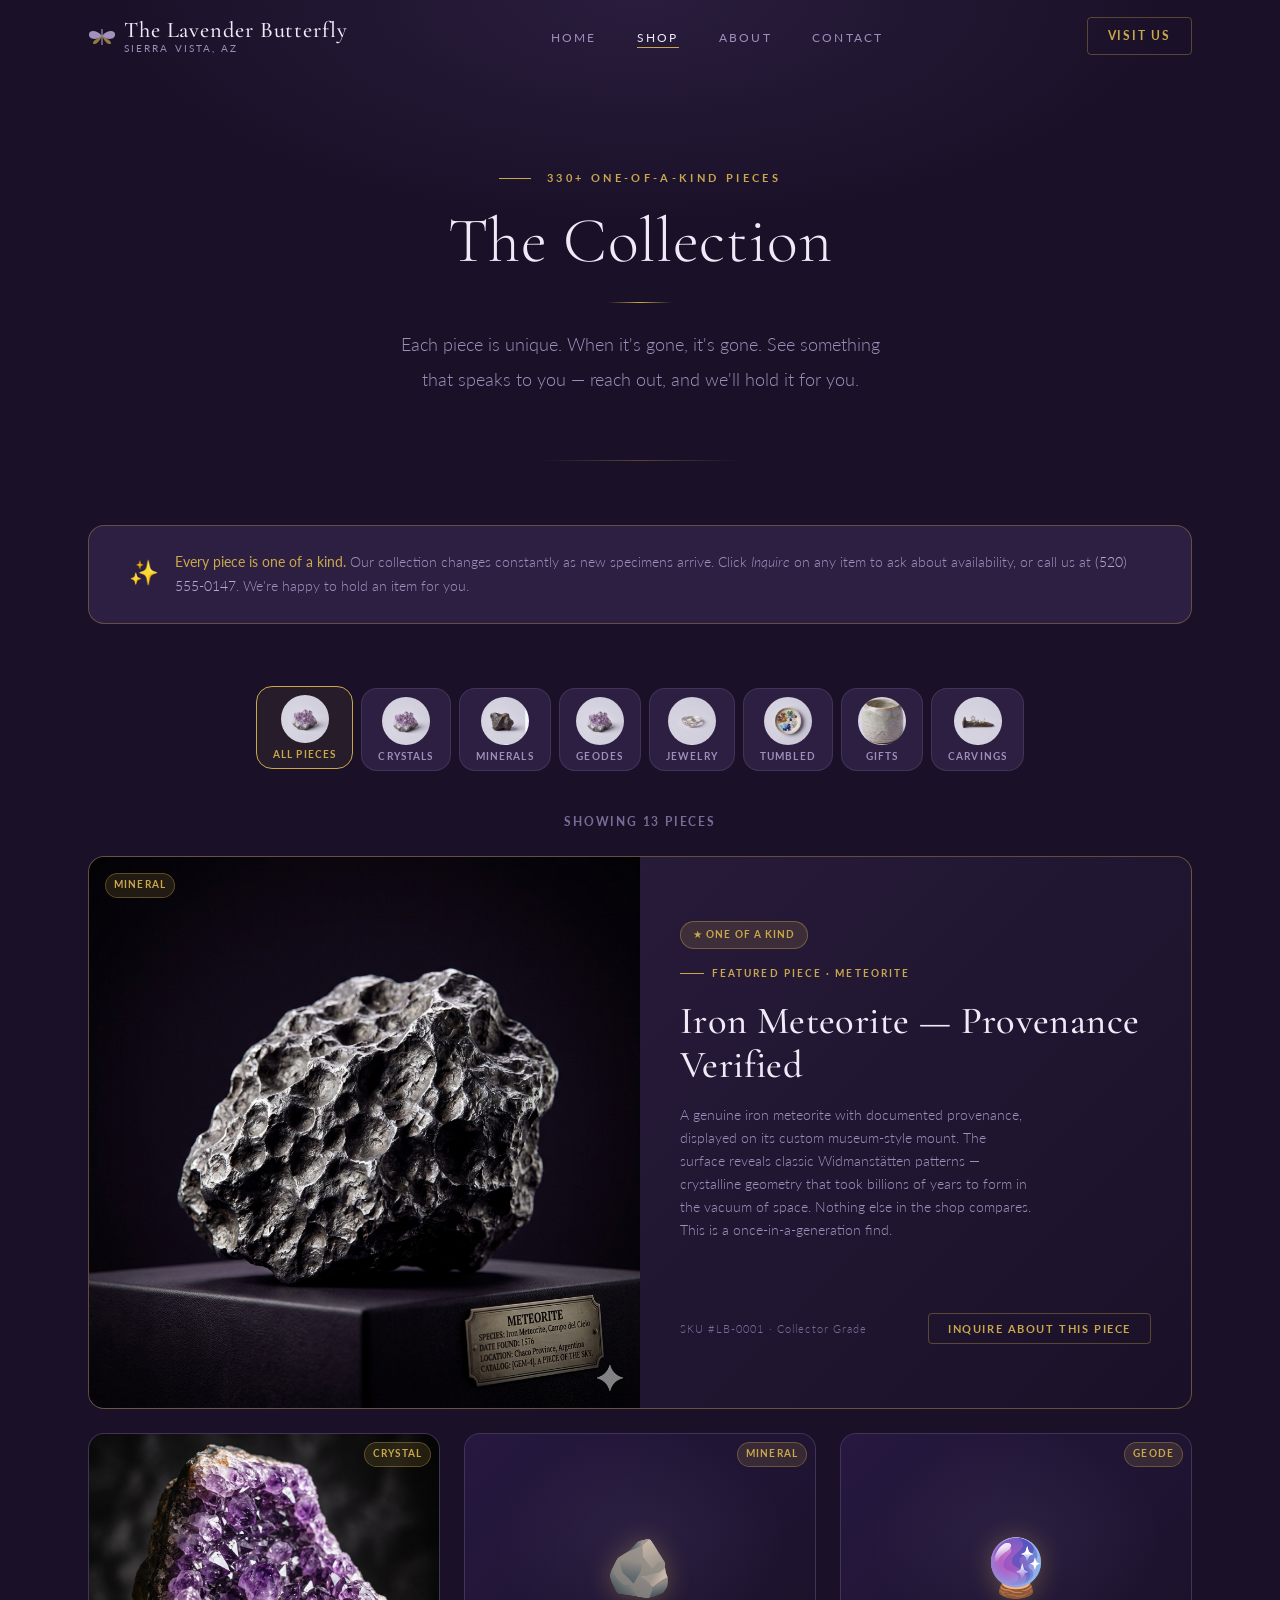
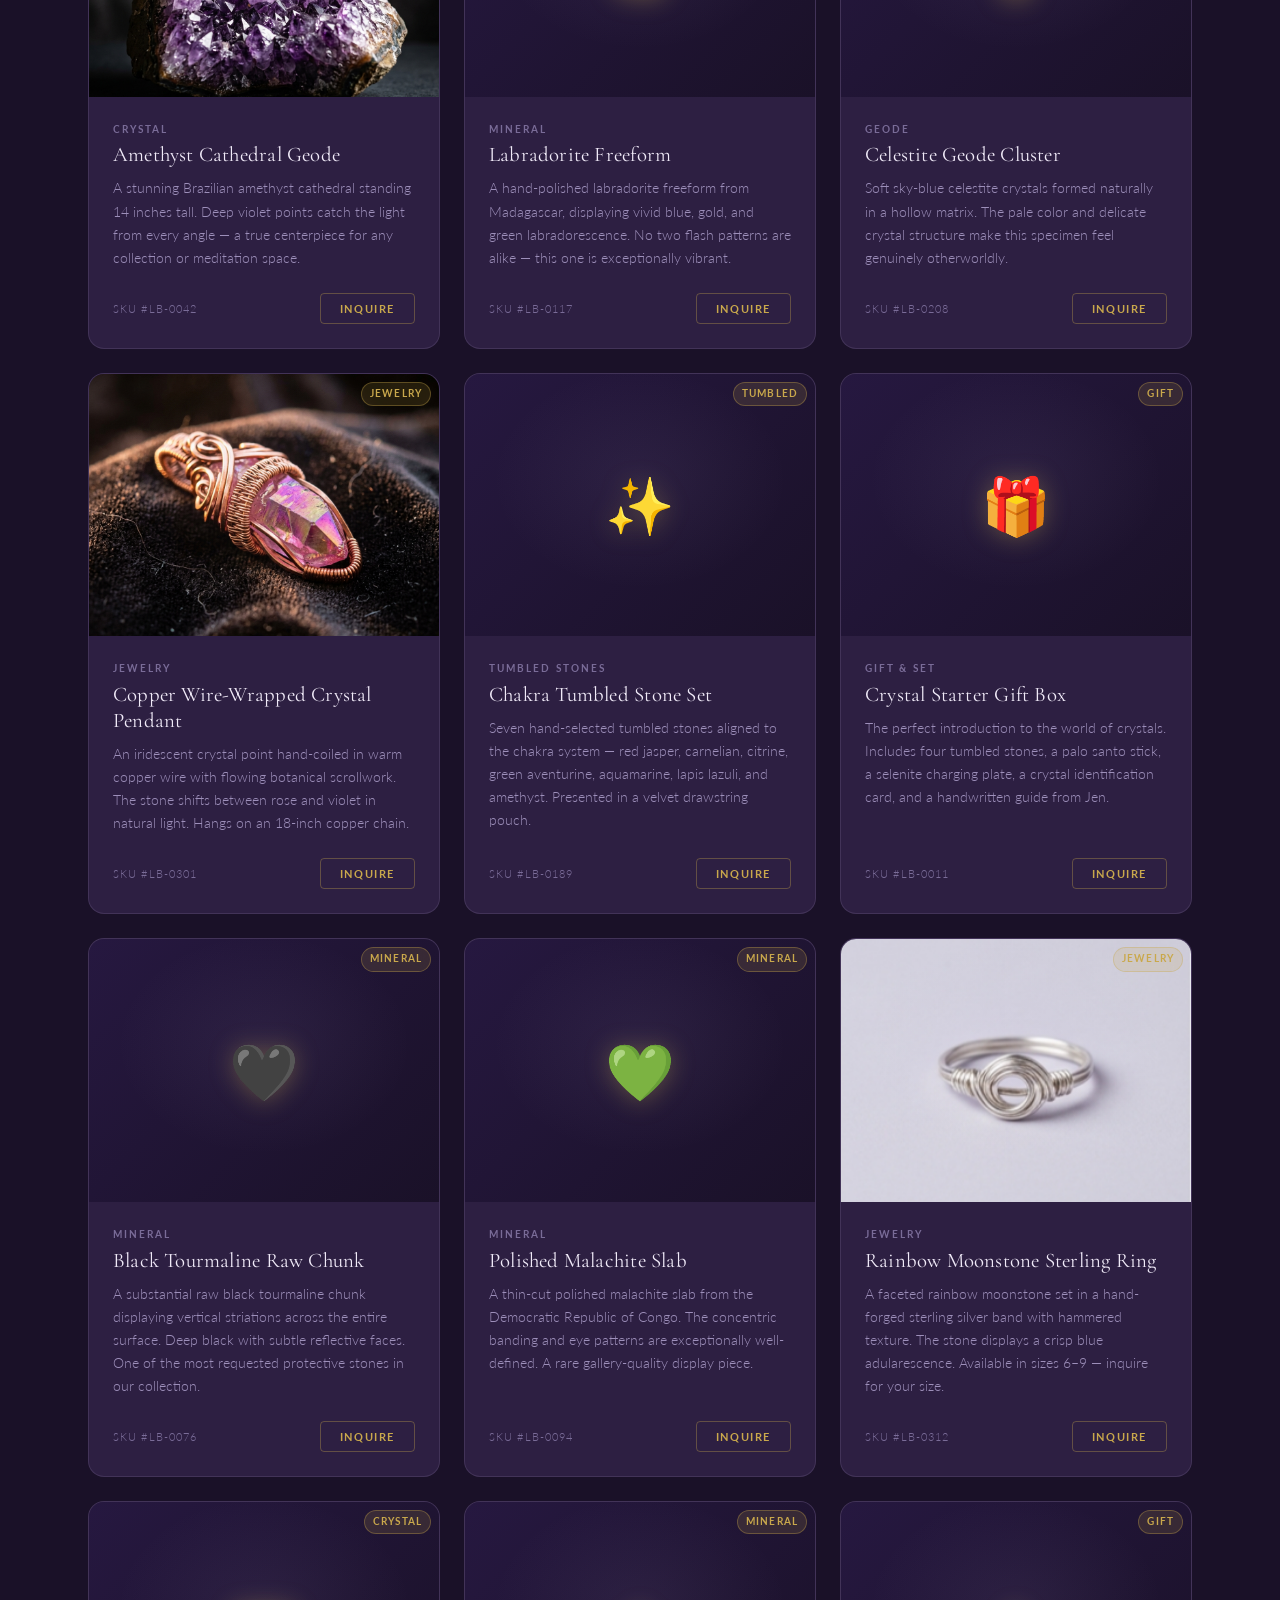
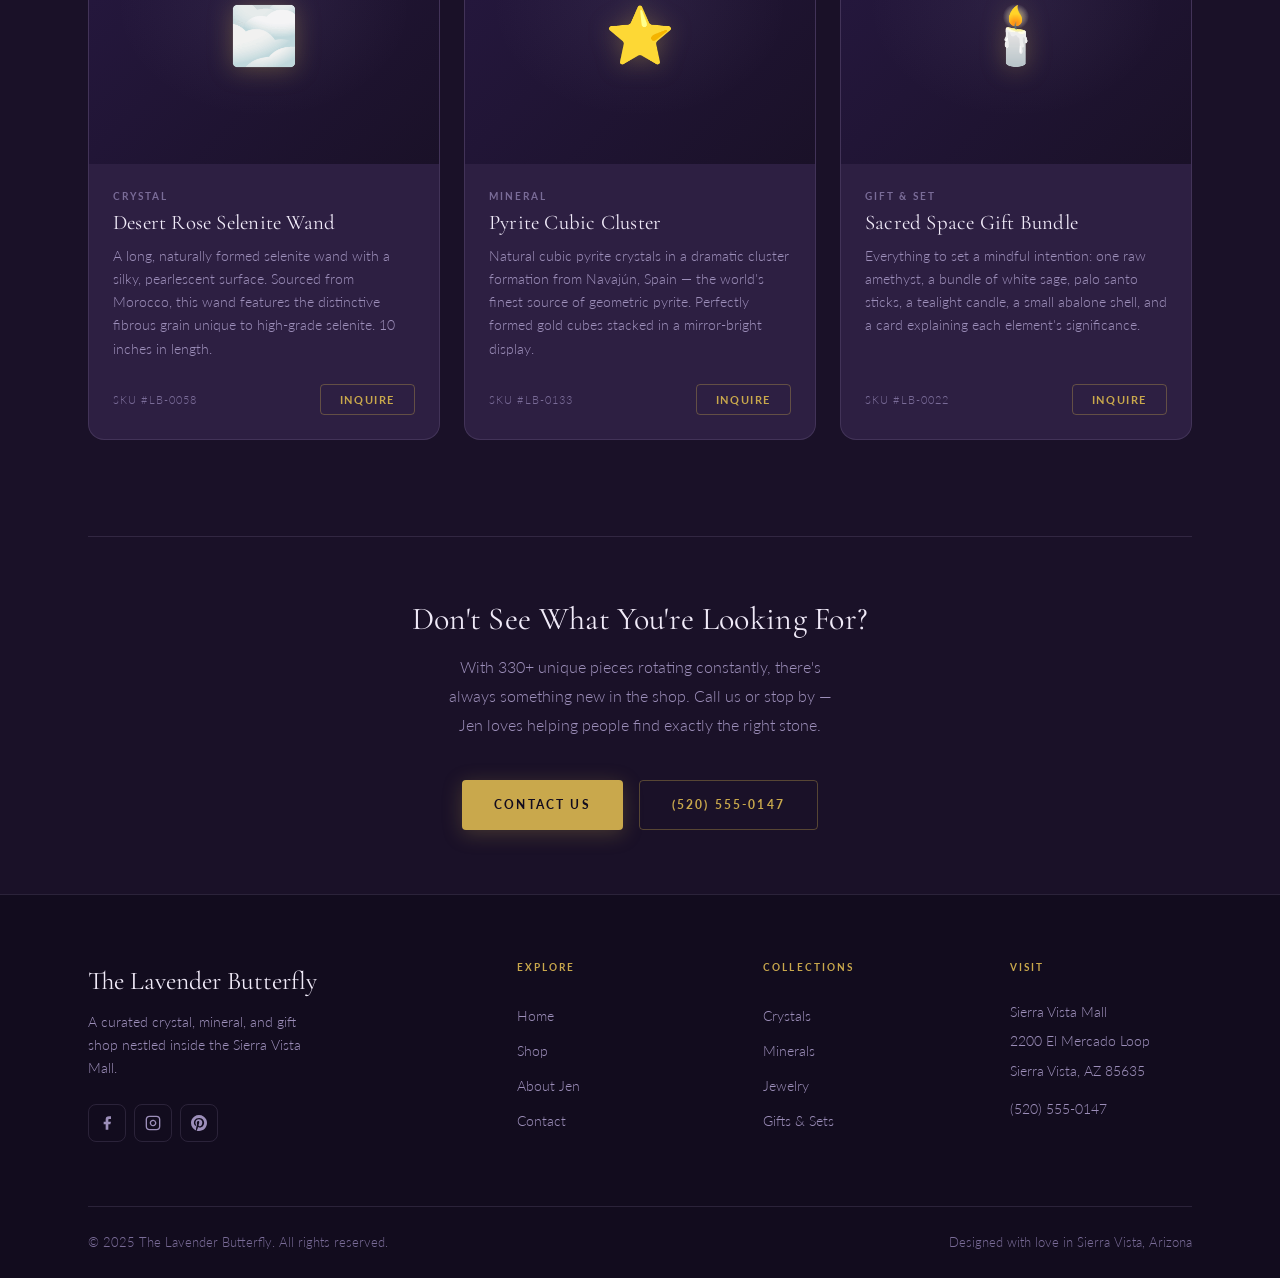
<file: shop.html>
<!DOCTYPE html>
<html lang="en">
<head>
  <meta charset="UTF-8" />
  <meta name="viewport" content="width=device-width, initial-scale=1.0" />
  <meta name="description" content="Browse our collection of crystals, minerals, geodes, jewelry, and gifts at The Lavender Butterfly in Sierra Vista, AZ." />
  <title>Shop | The Lavender Butterfly | Crystals & Minerals</title>
  <link rel="preconnect" href="https://fonts.googleapis.com" />
  <link rel="preconnect" href="https://fonts.gstatic.com" crossorigin />
  <link href="https://fonts.googleapis.com/css2?family=Cormorant+Garamond:ital,wght@0,300;0,400;0,500;0,600;0,700;1,300;1,400;1,500;1,600&family=Lato:wght@300;400;700&display=swap" rel="stylesheet" />
  <link rel="stylesheet" href="css/styles.css" />
  <style>
    .shop-note {
      display: flex;
      align-items: flex-start;
      gap: var(--space-md);
      background: var(--surface);
      border: 1px solid var(--border-gold);
      border-radius: var(--radius-lg);
      padding: var(--space-lg) var(--space-xl);
      margin-bottom: var(--space-2xl);
    }
    .shop-note__icon { font-size: 1.5rem; flex-shrink: 0; margin-top: 2px; }
    .shop-note__text { font-size: 0.9rem; color: var(--text-muted); line-height: 1.7; }
    .shop-note__text strong { color: var(--accent-gold); font-weight: 400; }

    .products-count {
      font-size: 0.75rem;
      font-weight: 700;
      letter-spacing: 0.15em;
      text-transform: uppercase;
      color: var(--iris-dim);
      margin-bottom: var(--space-lg);
      text-align: center;
    }
  </style>
</head>
<body>

  <!-- Navigation -->
  <nav class="nav" id="nav">
    <div class="nav__inner">
      <a href="index.html" class="nav__logo">
        <svg width="28" height="22" viewBox="0 0 28 22" fill="none" aria-hidden="true">
          <path d="M14 11 C10 6, 2 4, 1 9 C0 14, 8 16, 14 11Z" fill="#b8a9d4" opacity="0.85"/>
          <path d="M14 11 C18 6, 26 4, 27 9 C28 14, 20 16, 14 11Z" fill="#b8a9d4" opacity="0.85"/>
          <path d="M14 11 C11 13, 5 15, 5 18 C5 20, 10 20, 14 11Z" fill="#c9a84c" opacity="0.7"/>
          <path d="M14 11 C17 13, 23 15, 23 18 C23 20, 18 20, 14 11Z" fill="#c9a84c" opacity="0.7"/>
          <line x1="14" y1="4" x2="14" y2="20" stroke="#9d8fba" stroke-width="1.2"/>
        </svg>
        <div class="nav__logo-text">
          The Lavender Butterfly
          <span>Sierra Vista, AZ</span>
        </div>
      </a>
      <ul class="nav__links" role="list">
        <li><a href="index.html" class="nav__link">Home</a></li>
        <li><a href="shop.html" class="nav__link active">Shop</a></li>
        <li><a href="about.html" class="nav__link">About</a></li>
        <li><a href="contact.html" class="nav__link">Contact</a></li>
      </ul>
      <a href="contact.html" class="nav__cta">Visit Us</a>
      <button class="nav__hamburger" id="hamburger" aria-label="Toggle menu" aria-expanded="false">
        <span></span><span></span><span></span>
      </button>
    </div>
  </nav>

  <div class="nav__mobile" id="mobileMenu" role="dialog" aria-label="Navigation">
    <a href="index.html" class="nav__link">Home</a>
    <a href="shop.html" class="nav__link">Shop</a>
    <a href="about.html" class="nav__link">About</a>
    <a href="contact.html" class="nav__link">Contact</a>
    <a href="contact.html" class="btn btn--outline" style="margin-top:1rem;">Visit Us</a>
  </div>

  <!-- Page Header -->
  <div class="page-header">
    <div class="container">
      <p class="hero__eyebrow" style="justify-content:center;">330+ One-of-a-Kind Pieces</p>
      <h1 style="font-size:clamp(2.4rem,5vw,4rem);">The Collection</h1>
      <div class="divider"></div>
      <p class="lead" style="color:var(--text-muted);max-width:50ch;margin-inline:auto;">
        Each piece is unique. When it's gone, it's gone. See something that speaks to you — reach out, and we'll hold it for you.
      </p>
    </div>
  </div>

  <!-- Shop Section -->
  <section class="section--tight" aria-label="Product collection">
    <div class="container">

      <!-- Notice -->
      <div class="shop-note reveal">
        <span class="shop-note__icon">✨</span>
        <div class="shop-note__text">
          <strong>Every piece is one of a kind.</strong> Our collection changes constantly as new specimens arrive.
          Click <em>Inquire</em> on any item to ask about availability, or call us at <a href="tel:+15205550147" style="color:var(--iris);">(520) 555-0147</a>.
          We're happy to hold an item for you.
        </div>
      </div>

      <!-- Category Visual Tiles -->
      <div class="category-tiles reveal" role="group" aria-label="Filter by category" id="filterBar">
        <button class="category-tile active" data-filter="all">
          <img src="images/icon-minerals.png" alt="">
          <span>All Pieces</span>
        </button>
        <button class="category-tile" data-filter="crystal">
          <img src="images/icon-minerals.png" alt="">
          <span>Crystals</span>
        </button>
        <button class="category-tile" data-filter="mineral">
          <img src="images/icon-meteorites.png" alt="">
          <span>Minerals</span>
        </button>
        <button class="category-tile" data-filter="geode">
          <img src="images/icon-minerals.png" alt="">
          <span>Geodes</span>
        </button>
        <button class="category-tile" data-filter="jewelry">
          <img src="images/icon-jewelry.png" alt="">
          <span>Jewelry</span>
        </button>
        <button class="category-tile" data-filter="tumbled">
          <img src="images/icon-diy.png" alt="">
          <span>Tumbled</span>
        </button>
        <button class="category-tile" data-filter="gift">
          <img src="images/icon-gifts.png" alt="">
          <span>Gifts</span>
        </button>
        <button class="category-tile" data-filter="carved">
          <img src="images/icon-carvings.png" alt="">
          <span>Carvings</span>
        </button>
      </div>

      <p class="products-count" id="productsCount">Showing 12 pieces</p>

      <!-- Products Grid -->
      <div class="products-grid" id="productsGrid">

        <!-- Meteorite Spotlight -->
        <article class="product-card product-card--spotlight reveal" data-category="mineral">
          <div class="product-card--spotlight__img">
            <img src="images/meteorite.png" alt="Provenance-verified iron meteorite on display stand">
            <span class="product-card__badge" style="top:var(--space-md);left:var(--space-md);right:auto;">Mineral</span>
          </div>
          <div class="product-card--spotlight__body">
            <div class="spotlight-badge">★ One of a Kind</div>
            <div class="product-card--spotlight__eyebrow">Featured Piece · Meteorite</div>
            <h2 class="product-card--spotlight__name">Iron Meteorite — Provenance Verified</h2>
            <p class="product-card__desc" style="max-width:44ch;">
              A genuine iron meteorite with documented provenance, displayed on its custom museum-style mount.
              The surface reveals classic Widmanstätten patterns — crystalline geometry that took billions of years
              to form in the vacuum of space. Nothing else in the shop compares. This is a once-in-a-generation find.
            </p>
            <div class="product-card__footer" style="margin-top:var(--space-lg);">
              <span class="product-card__sku">SKU #LB-0001 · Collector Grade</span>
              <button class="btn--inquire" onclick="window.location.href='contact.html?item=Iron+Meteorite'">Inquire About This Piece</button>
            </div>
          </div>
        </article>

        <!-- Card 1: Amethyst Cathedral -->
        <article class="product-card reveal" data-category="crystal">
          <div class="product-card__img">
            <img src="images/amethyst-cluster.png" alt="Amethyst Cathedral Geode" class="product-card__photo" loading="lazy">
            <span class="product-card__badge">Crystal</span>
          </div>
          <div class="product-card__body">
            <div class="product-card__category">Crystal</div>
            <h2 class="product-card__name">Amethyst Cathedral Geode</h2>
            <p class="product-card__desc">A stunning Brazilian amethyst cathedral standing 14 inches tall. Deep violet points catch the light from every angle — a true centerpiece for any collection or meditation space.</p>
            <div class="product-card__footer">
              <span class="product-card__sku">SKU #LB-0042</span>
              <button class="btn--inquire" onclick="window.location.href='contact.html?item=Amethyst+Cathedral+Geode'">Inquire</button>
            </div>
          </div>
        </article>

        <!-- Card 2: Labradorite Freeform -->
        <article class="product-card reveal reveal-delay-1" data-category="mineral">
          <div class="product-card__img">
            <span class="product-card__placeholder" role="img" aria-label="Labradorite stone">🪨</span>
            <span class="product-card__badge">Mineral</span>
          </div>
          <div class="product-card__body">
            <div class="product-card__category">Mineral</div>
            <h2 class="product-card__name">Labradorite Freeform</h2>
            <p class="product-card__desc">A hand-polished labradorite freeform from Madagascar, displaying vivid blue, gold, and green labradorescence. No two flash patterns are alike — this one is exceptionally vibrant.</p>
            <div class="product-card__footer">
              <span class="product-card__sku">SKU #LB-0117</span>
              <button class="btn--inquire" onclick="window.location.href='contact.html?item=Labradorite+Freeform'">Inquire</button>
            </div>
          </div>
        </article>

        <!-- Card 3: Druzy Geode Pair -->
        <article class="product-card reveal reveal-delay-2" data-category="geode">
          <div class="product-card__img">
            <span class="product-card__placeholder" role="img" aria-label="Geode">🔮</span>
            <span class="product-card__badge">Geode</span>
          </div>
          <div class="product-card__body">
            <div class="product-card__category">Geode</div>
            <h2 class="product-card__name">Celestite Geode Cluster</h2>
            <p class="product-card__desc">Soft sky-blue celestite crystals formed naturally in a hollow matrix. The pale color and delicate crystal structure make this specimen feel genuinely otherworldly.</p>
            <div class="product-card__footer">
              <span class="product-card__sku">SKU #LB-0208</span>
              <button class="btn--inquire" onclick="window.location.href='contact.html?item=Celestite+Geode+Cluster'">Inquire</button>
            </div>
          </div>
        </article>

        <!-- Card 4: Crystal Pendant -->
        <article class="product-card reveal" data-category="jewelry">
          <div class="product-card__img">
            <img src="images/copper-pendant.png" alt="Copper Wire-Wrapped Crystal Pendant" class="product-card__photo" loading="lazy">
            <span class="product-card__badge">Jewelry</span>
          </div>
          <div class="product-card__body">
            <div class="product-card__category">Jewelry</div>
            <h2 class="product-card__name">Copper Wire-Wrapped Crystal Pendant</h2>
            <p class="product-card__desc">An iridescent crystal point hand-coiled in warm copper wire with flowing botanical scrollwork. The stone shifts between rose and violet in natural light. Hangs on an 18-inch copper chain.</p>
            <div class="product-card__footer">
              <span class="product-card__sku">SKU #LB-0301</span>
              <button class="btn--inquire" onclick="window.location.href='contact.html?item=Rose+Quartz+Pendant'">Inquire</button>
            </div>
          </div>
        </article>

        <!-- Card 5: Tumbled Set -->
        <article class="product-card reveal reveal-delay-1" data-category="tumbled">
          <div class="product-card__img">
            <span class="product-card__placeholder" role="img" aria-label="Tumbled stones">✨</span>
            <span class="product-card__badge">Tumbled</span>
          </div>
          <div class="product-card__body">
            <div class="product-card__category">Tumbled Stones</div>
            <h2 class="product-card__name">Chakra Tumbled Stone Set</h2>
            <p class="product-card__desc">Seven hand-selected tumbled stones aligned to the chakra system — red jasper, carnelian, citrine, green aventurine, aquamarine, lapis lazuli, and amethyst. Presented in a velvet drawstring pouch.</p>
            <div class="product-card__footer">
              <span class="product-card__sku">SKU #LB-0189</span>
              <button class="btn--inquire" onclick="window.location.href='contact.html?item=Chakra+Tumbled+Stone+Set'">Inquire</button>
            </div>
          </div>
        </article>

        <!-- Card 6: Gift Set -->
        <article class="product-card reveal reveal-delay-2" data-category="gift">
          <div class="product-card__img">
            <span class="product-card__placeholder" role="img" aria-label="Gift set">🎁</span>
            <span class="product-card__badge">Gift</span>
          </div>
          <div class="product-card__body">
            <div class="product-card__category">Gift &amp; Set</div>
            <h2 class="product-card__name">Crystal Starter Gift Box</h2>
            <p class="product-card__desc">The perfect introduction to the world of crystals. Includes four tumbled stones, a palo santo stick, a selenite charging plate, a crystal identification card, and a handwritten guide from Jen.</p>
            <div class="product-card__footer">
              <span class="product-card__sku">SKU #LB-0011</span>
              <button class="btn--inquire" onclick="window.location.href='contact.html?item=Crystal+Starter+Gift+Box'">Inquire</button>
            </div>
          </div>
        </article>

        <!-- Card 7: Black Tourmaline -->
        <article class="product-card reveal" data-category="mineral">
          <div class="product-card__img">
            <span class="product-card__placeholder" role="img" aria-label="Black tourmaline">🖤</span>
            <span class="product-card__badge">Mineral</span>
          </div>
          <div class="product-card__body">
            <div class="product-card__category">Mineral</div>
            <h2 class="product-card__name">Black Tourmaline Raw Chunk</h2>
            <p class="product-card__desc">A substantial raw black tourmaline chunk displaying vertical striations across the entire surface. Deep black with subtle reflective faces. One of the most requested protective stones in our collection.</p>
            <div class="product-card__footer">
              <span class="product-card__sku">SKU #LB-0076</span>
              <button class="btn--inquire" onclick="window.location.href='contact.html?item=Black+Tourmaline+Raw+Chunk'">Inquire</button>
            </div>
          </div>
        </article>

        <!-- Card 8: Malachite -->
        <article class="product-card reveal reveal-delay-1" data-category="mineral">
          <div class="product-card__img">
            <span class="product-card__placeholder" role="img" aria-label="Malachite">💚</span>
            <span class="product-card__badge">Mineral</span>
          </div>
          <div class="product-card__body">
            <div class="product-card__category">Mineral</div>
            <h2 class="product-card__name">Polished Malachite Slab</h2>
            <p class="product-card__desc">A thin-cut polished malachite slab from the Democratic Republic of Congo. The concentric banding and eye patterns are exceptionally well-defined. A rare gallery-quality display piece.</p>
            <div class="product-card__footer">
              <span class="product-card__sku">SKU #LB-0094</span>
              <button class="btn--inquire" onclick="window.location.href='contact.html?item=Polished+Malachite+Slab'">Inquire</button>
            </div>
          </div>
        </article>

        <!-- Card 9: Moonstone Ring -->
        <article class="product-card reveal reveal-delay-2" data-category="jewelry">
          <div class="product-card__img">
            <img src="images/icon-jewelry.png" alt="Wire-Wrapped Silver Ring" class="product-card__photo" loading="lazy">
            <span class="product-card__badge">Jewelry</span>
          </div>
          <div class="product-card__body">
            <div class="product-card__category">Jewelry</div>
            <h2 class="product-card__name">Rainbow Moonstone Sterling Ring</h2>
            <p class="product-card__desc">A faceted rainbow moonstone set in a hand-forged sterling silver band with hammered texture. The stone displays a crisp blue adularescence. Available in sizes 6–9 — inquire for your size.</p>
            <div class="product-card__footer">
              <span class="product-card__sku">SKU #LB-0312</span>
              <button class="btn--inquire" onclick="window.location.href='contact.html?item=Rainbow+Moonstone+Ring'">Inquire</button>
            </div>
          </div>
        </article>

        <!-- Card 10: Selenite Wand -->
        <article class="product-card reveal" data-category="crystal">
          <div class="product-card__img">
            <span class="product-card__placeholder" role="img" aria-label="Selenite wand">🌫️</span>
            <span class="product-card__badge">Crystal</span>
          </div>
          <div class="product-card__body">
            <div class="product-card__category">Crystal</div>
            <h2 class="product-card__name">Desert Rose Selenite Wand</h2>
            <p class="product-card__desc">A long, naturally formed selenite wand with a silky, pearlescent surface. Sourced from Morocco, this wand features the distinctive fibrous grain unique to high-grade selenite. 10 inches in length.</p>
            <div class="product-card__footer">
              <span class="product-card__sku">SKU #LB-0058</span>
              <button class="btn--inquire" onclick="window.location.href='contact.html?item=Desert+Rose+Selenite+Wand'">Inquire</button>
            </div>
          </div>
        </article>

        <!-- Card 11: Pyrite Cluster -->
        <article class="product-card reveal reveal-delay-1" data-category="mineral">
          <div class="product-card__img">
            <span class="product-card__placeholder" role="img" aria-label="Pyrite cluster">⭐</span>
            <span class="product-card__badge">Mineral</span>
          </div>
          <div class="product-card__body">
            <div class="product-card__category">Mineral</div>
            <h2 class="product-card__name">Pyrite Cubic Cluster</h2>
            <p class="product-card__desc">Natural cubic pyrite crystals in a dramatic cluster formation from Navajún, Spain — the world's finest source of geometric pyrite. Perfectly formed gold cubes stacked in a mirror-bright display.</p>
            <div class="product-card__footer">
              <span class="product-card__sku">SKU #LB-0133</span>
              <button class="btn--inquire" onclick="window.location.href='contact.html?item=Pyrite+Cubic+Cluster'">Inquire</button>
            </div>
          </div>
        </article>

        <!-- Card 12: Aromatherapy Gift -->
        <article class="product-card reveal reveal-delay-2" data-category="gift">
          <div class="product-card__img">
            <span class="product-card__placeholder" role="img" aria-label="Aromatherapy set">🕯️</span>
            <span class="product-card__badge">Gift</span>
          </div>
          <div class="product-card__body">
            <div class="product-card__category">Gift &amp; Set</div>
            <h2 class="product-card__name">Sacred Space Gift Bundle</h2>
            <p class="product-card__desc">Everything to set a mindful intention: one raw amethyst, a bundle of white sage, palo santo sticks, a tealight candle, a small abalone shell, and a card explaining each element's significance.</p>
            <div class="product-card__footer">
              <span class="product-card__sku">SKU #LB-0022</span>
              <button class="btn--inquire" onclick="window.location.href='contact.html?item=Sacred+Space+Gift+Bundle'">Inquire</button>
            </div>
          </div>
        </article>

      </div><!-- /products-grid -->

      <!-- Call to Action -->
      <div class="text-center reveal" style="margin-top:var(--space-3xl);padding-top:var(--space-2xl);border-top:1px solid var(--border);">
        <h3 style="margin-bottom:var(--space-md);">Don't See What You're Looking For?</h3>
        <p style="max-width:44ch;margin-inline:auto;margin-bottom:var(--space-xl);">
          With 330+ unique pieces rotating constantly, there's always something new in the shop. Call us or stop by — Jen loves helping people find exactly the right stone.
        </p>
        <div style="display:flex;flex-wrap:wrap;gap:var(--space-md);justify-content:center;">
          <a href="contact.html" class="btn btn--primary">Contact Us</a>
          <a href="tel:+15205550147" class="btn btn--outline">(520) 555-0147</a>
        </div>
      </div>

    </div>
  </section>

  <!-- Footer -->
  <footer class="footer" role="contentinfo">
    <div class="container">
      <div class="footer__grid">
        <div>
          <div class="footer__brand-name">The Lavender Butterfly</div>
          <p class="footer__brand-tagline">
            A curated crystal, mineral, and gift shop nestled inside the Sierra Vista Mall.
          </p>
          <div class="footer__social">
            <a href="#" class="footer__social-link" aria-label="Facebook">
              <svg width="16" height="16" viewBox="0 0 24 24" fill="currentColor" aria-hidden="true"><path d="M18 2h-3a5 5 0 0 0-5 5v3H7v4h3v8h4v-8h3l1-4h-4V7a1 1 0 0 1 1-1h3z"/></svg>
            </a>
            <a href="#" class="footer__social-link" aria-label="Instagram">
              <svg width="16" height="16" viewBox="0 0 24 24" fill="none" stroke="currentColor" stroke-width="2" aria-hidden="true"><rect x="2" y="2" width="20" height="20" rx="5" ry="5"/><path d="M16 11.37A4 4 0 1 1 12.63 8 4 4 0 0 1 16 11.37z"/><line x1="17.5" y1="6.5" x2="17.51" y2="6.5"/></svg>
            </a>
            <a href="#" class="footer__social-link" aria-label="Pinterest">
              <svg width="16" height="16" viewBox="0 0 24 24" fill="currentColor" aria-hidden="true"><path d="M12 0C5.373 0 0 5.373 0 12c0 5.084 3.163 9.426 7.627 11.174-.105-.949-.2-2.405.042-3.441.218-.937 1.407-5.965 1.407-5.965s-.359-.719-.359-1.782c0-1.668.967-2.914 2.171-2.914 1.023 0 1.518.769 1.518 1.69 0 1.029-.655 2.568-.994 3.995-.283 1.194.599 2.169 1.777 2.169 2.133 0 3.772-2.249 3.772-5.495 0-2.873-2.064-4.882-5.012-4.882-3.414 0-5.418 2.561-5.418 5.207 0 1.031.397 2.138.893 2.738a.36.36 0 0 1 .083.345l-.333 1.36c-.053.22-.174.267-.402.161-1.499-.698-2.436-2.889-2.436-4.649 0-3.785 2.75-7.262 7.929-7.262 4.163 0 7.398 2.967 7.398 6.931 0 4.136-2.607 7.464-6.227 7.464-1.216 0-2.359-.632-2.75-1.378l-.748 2.853c-.271 1.043-1.002 2.35-1.492 3.146C9.57 23.812 10.763 24 12 24c6.627 0 12-5.373 12-12S18.627 0 12 0z"/></svg>
            </a>
          </div>
        </div>
        <div>
          <div class="footer__col-title">Explore</div>
          <ul class="footer__links" role="list">
            <li><a href="index.html" class="footer__link">Home</a></li>
            <li><a href="shop.html" class="footer__link">Shop</a></li>
            <li><a href="about.html" class="footer__link">About Jen</a></li>
            <li><a href="contact.html" class="footer__link">Contact</a></li>
          </ul>
        </div>
        <div>
          <div class="footer__col-title">Collections</div>
          <ul class="footer__links" role="list">
            <li><a href="shop.html" class="footer__link">Crystals</a></li>
            <li><a href="shop.html" class="footer__link">Minerals</a></li>
            <li><a href="shop.html" class="footer__link">Jewelry</a></li>
            <li><a href="shop.html" class="footer__link">Gifts &amp; Sets</a></li>
          </ul>
        </div>
        <div>
          <div class="footer__col-title">Visit</div>
          <ul class="footer__links" role="list">
            <li class="footer__link">Sierra Vista Mall</li>
            <li class="footer__link">2200 El Mercado Loop</li>
            <li class="footer__link">Sierra Vista, AZ 85635</li>
            <li><a href="tel:+15205550147" class="footer__link" style="margin-top:var(--space-sm);display:block;">(520) 555-0147</a></li>
          </ul>
        </div>
      </div>
      <div class="footer__bottom">
        <p class="footer__copy">&copy; 2025 The Lavender Butterfly. All rights reserved.</p>
        <p class="footer__copy">Designed with love in Sierra Vista, Arizona</p>
      </div>
    </div>
  </footer>

  <script src="js/main.js"></script>
</body>
</html>
</file>
<file: css/styles.css>
/* ============================================================
   THE LAVENDER BUTTERFLY — Design Token System
   ============================================================ */
@import url('https://fonts.googleapis.com/css2?family=Cormorant+Garamond:ital,wght@0,300;0,400;0,500;0,600;0,700;1,300;1,400;1,500;1,600&family=Lato:wght@300;400;700&display=swap');

:root {
  /* Color Tokens */
  --bg:            #1a1128;
  --bg-deeper:     #120c1e;
  --surface:       #2d1f42;
  --surface-hover: #3a2856;
  --accent-gold:   #c9a84c;
  --accent-gold-light: #e8c97a;
  --iris:          #b8a9d4;
  --iris-dim:      #7a6c98;
  --text-primary:  #f0eaf8;
  --text-muted:    #9d8fba;
  --border:        rgba(184, 169, 212, 0.15);
  --border-gold:   rgba(201, 168, 76, 0.35);
  --glow-purple:   rgba(184, 169, 212, 0.08);
  --glow-gold:     rgba(201, 168, 76, 0.12);

  /* Typography */
  --font-display: 'Cormorant Garamond', Georgia, serif;
  --font-body:    'Lato', system-ui, sans-serif;

  /* Spacing */
  --space-xs:  0.25rem;
  --space-sm:  0.5rem;
  --space-md:  1rem;
  --space-lg:  1.5rem;
  --space-xl:  2.5rem;
  --space-2xl: 4rem;
  --space-3xl: 6rem;

  /* Radius */
  --radius-sm: 4px;
  --radius-md: 8px;
  --radius-lg: 16px;
  --radius-xl: 24px;

  /* Transitions */
  --ease-out:    cubic-bezier(0.16, 1, 0.3, 1);
  --ease-in-out: cubic-bezier(0.45, 0, 0.55, 1);
  --duration:    0.35s;
  --duration-fast: 0.18s;

  /* Layout */
  --max-w: 1200px;
  --nav-h: 72px;
}

/* ============================================================
   Reset & Base
   ============================================================ */
*, *::before, *::after {
  box-sizing: border-box;
  margin: 0;
  padding: 0;
}

html {
  scroll-behavior: smooth;
  font-size: 16px;
  -webkit-text-size-adjust: 100%;
}

body {
  background-color: var(--bg);
  color: var(--text-primary);
  font-family: var(--font-body);
  font-weight: 300;
  line-height: 1.7;
  min-height: 100vh;
  overflow-x: hidden;
}

img {
  display: block;
  max-width: 100%;
}

a {
  color: inherit;
  text-decoration: none;
}

ul {
  list-style: none;
}

button {
  cursor: pointer;
  border: none;
  background: none;
  font-family: var(--font-body);
}

/* ============================================================
   Typography Scale
   ============================================================ */
h1, h2, h3, h4 {
  font-family: var(--font-display);
  font-weight: 400;
  line-height: 1.15;
  letter-spacing: 0.01em;
  color: var(--text-primary);
}

h1 { font-size: clamp(2.8rem, 7vw, 5.5rem); font-weight: 300; }
h2 { font-size: clamp(2rem, 4vw, 3.2rem); }
h3 { font-size: clamp(1.4rem, 2.5vw, 2rem); }
h4 { font-size: 1.25rem; }

p {
  font-size: 1rem;
  color: var(--text-muted);
  line-height: 1.8;
}

.lead {
  font-size: 1.15rem;
  line-height: 1.9;
}

/* ============================================================
   Layout Utilities
   ============================================================ */
.container {
  width: 100%;
  max-width: var(--max-w);
  margin-inline: auto;
  padding-inline: clamp(1.25rem, 4vw, 3rem);
}

.section {
  padding-block: var(--space-3xl);
}

.section--tight {
  padding-block: var(--space-2xl);
}

.text-center { text-align: center; }
.text-gold    { color: var(--accent-gold); }
.text-iris    { color: var(--iris); }

.divider {
  width: 64px;
  height: 1px;
  background: linear-gradient(90deg, transparent, var(--accent-gold), transparent);
  margin-inline: auto;
  margin-block: var(--space-lg);
}

.divider--left {
  margin-inline: 0;
  margin-block: var(--space-md);
}

/* ============================================================
   Navigation
   ============================================================ */
.nav {
  position: fixed;
  top: 0;
  left: 0;
  right: 0;
  z-index: 1000;
  height: var(--nav-h);
  display: flex;
  align-items: center;
  transition: background var(--duration) var(--ease-out),
              backdrop-filter var(--duration) var(--ease-out),
              box-shadow var(--duration) var(--ease-out);
}

.nav.scrolled {
  background: rgba(18, 12, 30, 0.92);
  backdrop-filter: blur(20px);
  -webkit-backdrop-filter: blur(20px);
  box-shadow: 0 1px 0 var(--border);
}

.nav__inner {
  display: flex;
  align-items: center;
  justify-content: space-between;
  width: 100%;
  max-width: var(--max-w);
  margin-inline: auto;
  padding-inline: clamp(1.25rem, 4vw, 3rem);
}

.nav__logo {
  display: flex;
  align-items: center;
  gap: var(--space-sm);
}

.nav__logo-text {
  font-family: var(--font-display);
  font-size: 1.4rem;
  font-weight: 500;
  color: var(--text-primary);
  letter-spacing: 0.04em;
  line-height: 1;
}

.nav__logo-text span {
  display: block;
  font-size: 0.65rem;
  font-family: var(--font-body);
  font-weight: 400;
  letter-spacing: 0.2em;
  text-transform: uppercase;
  color: var(--text-muted);
  margin-top: 2px;
}

.nav__links {
  display: flex;
  align-items: center;
  gap: var(--space-xl);
}

.nav__link {
  font-family: var(--font-body);
  font-size: 0.78rem;
  font-weight: 400;
  letter-spacing: 0.18em;
  text-transform: uppercase;
  color: var(--text-muted);
  transition: color var(--duration-fast);
  position: relative;
}

.nav__link::after {
  content: '';
  position: absolute;
  bottom: -3px;
  left: 0;
  right: 0;
  height: 1px;
  background: var(--accent-gold);
  transform: scaleX(0);
  transform-origin: right;
  transition: transform var(--duration) var(--ease-out);
}

.nav__link:hover,
.nav__link.active {
  color: var(--text-primary);
}

.nav__link:hover::after,
.nav__link.active::after {
  transform: scaleX(1);
  transform-origin: left;
}

.nav__cta {
  font-size: 0.75rem;
  font-weight: 700;
  letter-spacing: 0.15em;
  text-transform: uppercase;
  padding: 0.5rem 1.25rem;
  border: 1px solid var(--border-gold);
  border-radius: var(--radius-sm);
  color: var(--accent-gold);
  transition: background var(--duration-fast), color var(--duration-fast);
}

.nav__cta:hover {
  background: var(--accent-gold);
  color: var(--bg-deeper);
}

/* Hamburger */
.nav__hamburger {
  display: none;
  flex-direction: column;
  gap: 5px;
  padding: 4px;
}

.nav__hamburger span {
  display: block;
  width: 24px;
  height: 1.5px;
  background: var(--text-primary);
  border-radius: 2px;
  transition: transform var(--duration) var(--ease-out),
              opacity var(--duration-fast);
}

.nav__hamburger.open span:nth-child(1) {
  transform: translateY(6.5px) rotate(45deg);
}
.nav__hamburger.open span:nth-child(2) {
  opacity: 0;
}
.nav__hamburger.open span:nth-child(3) {
  transform: translateY(-6.5px) rotate(-45deg);
}

/* Mobile menu */
.nav__mobile {
  display: none;
  position: fixed;
  inset: var(--nav-h) 0 0 0;
  background: rgba(18, 12, 30, 0.97);
  backdrop-filter: blur(24px);
  -webkit-backdrop-filter: blur(24px);
  flex-direction: column;
  align-items: center;
  justify-content: center;
  gap: var(--space-xl);
  z-index: 999;
  opacity: 0;
  pointer-events: none;
  transition: opacity var(--duration) var(--ease-out);
}

.nav__mobile.open {
  opacity: 1;
  pointer-events: auto;
}

.nav__mobile .nav__link {
  font-size: 1.8rem;
  font-family: var(--font-display);
  letter-spacing: 0.04em;
  text-transform: none;
  color: var(--text-primary);
  font-weight: 300;
}

/* ============================================================
   Buttons
   ============================================================ */
.btn {
  display: inline-flex;
  align-items: center;
  gap: var(--space-sm);
  padding: 0.875rem 2rem;
  border-radius: var(--radius-sm);
  font-family: var(--font-body);
  font-size: 0.75rem;
  font-weight: 700;
  letter-spacing: 0.18em;
  text-transform: uppercase;
  transition: transform var(--duration-fast),
              background var(--duration-fast),
              box-shadow var(--duration-fast),
              color var(--duration-fast),
              border-color var(--duration-fast);
}

.btn:hover {
  transform: translateY(-1px);
}

.btn:active {
  transform: translateY(0);
}

.btn--primary {
  background: var(--accent-gold);
  color: var(--bg-deeper);
  box-shadow: 0 4px 20px rgba(201, 168, 76, 0.25);
}

.btn--primary:hover {
  background: var(--accent-gold-light);
  box-shadow: 0 8px 32px rgba(201, 168, 76, 0.4);
}

.btn--outline {
  border: 1px solid var(--border-gold);
  color: var(--accent-gold);
}

.btn--outline:hover {
  background: var(--accent-gold);
  color: var(--bg-deeper);
}

.btn--ghost {
  border: 1px solid var(--border);
  color: var(--text-muted);
}

.btn--ghost:hover {
  border-color: var(--iris);
  color: var(--iris);
}

/* ============================================================
   Butterfly Image
   ============================================================ */
.butterfly-img {
  width: 400px;
  max-width: 100%;
  display: block;
  background: transparent;
  border: none;
  box-shadow: none;
  animation:
    butterflyFloat 4s ease-in-out infinite alternate,
    wingShimmer 2s ease-in-out infinite alternate;
}

@keyframes butterflyFloat {
  0%   { transform: translateY(15px); }
  100% { transform: translateY(-15px); }
}

@keyframes wingShimmer {
  0%   { opacity: 0.85; filter: drop-shadow(0 0 18px rgba(184,169,212,0.3)); }
  100% { opacity: 1.0;  filter: drop-shadow(0 0 36px rgba(184,169,212,0.6)); }
}

@media (max-width: 768px) {
  .butterfly-img { width: 260px; }
}

/* ============================================================
   Hero Section
   ============================================================ */
.hero {
  position: relative;
  min-height: 100vh;
  display: flex;
  align-items: center;
  overflow: hidden;
  background: radial-gradient(ellipse 80% 60% at 50% 40%,
    rgba(45, 31, 66, 0.9) 0%,
    var(--bg) 70%);
}

.hero::before {
  content: '';
  position: absolute;
  inset: 0;
  background:
    radial-gradient(ellipse 40% 40% at 20% 60%, rgba(184, 169, 212, 0.06) 0%, transparent 60%),
    radial-gradient(ellipse 30% 30% at 80% 30%, rgba(201, 168, 76, 0.05) 0%, transparent 60%);
  pointer-events: none;
}

/* Floating particles */
.hero::after {
  content: '';
  position: absolute;
  inset: 0;
  background-image:
    radial-gradient(circle 1px at 15% 25%, rgba(201, 168, 76, 0.5) 0%, transparent 100%),
    radial-gradient(circle 1px at 85% 70%, rgba(184, 169, 212, 0.5) 0%, transparent 100%),
    radial-gradient(circle 1.5px at 45% 80%, rgba(201, 168, 76, 0.3) 0%, transparent 100%),
    radial-gradient(circle 1px at 70% 15%, rgba(184, 169, 212, 0.4) 0%, transparent 100%),
    radial-gradient(circle 1px at 30% 55%, rgba(240, 234, 248, 0.2) 0%, transparent 100%);
  pointer-events: none;
  animation: particle-drift 20s ease-in-out infinite alternate;
}

@keyframes particle-drift {
  0%   { transform: translateY(0) translateX(0); }
  100% { transform: translateY(-15px) translateX(8px); }
}

.hero__inner {
  position: relative;
  z-index: 1;
  display: grid;
  grid-template-columns: 1fr 1fr;
  gap: var(--space-3xl);
  align-items: center;
  width: 100%;
  max-width: var(--max-w);
  margin-inline: auto;
  padding-inline: clamp(1.25rem, 4vw, 3rem);
  padding-top: var(--nav-h);
}

.hero__eyebrow {
  font-size: 0.7rem;
  font-weight: 700;
  letter-spacing: 0.3em;
  text-transform: uppercase;
  color: var(--accent-gold);
  margin-bottom: var(--space-md);
  display: flex;
  align-items: center;
  gap: var(--space-md);
}

.hero__eyebrow::before {
  content: '';
  display: block;
  width: 32px;
  height: 1px;
  background: var(--accent-gold);
}

.hero__title {
  margin-bottom: var(--space-lg);
  color: var(--text-primary);
}

.hero__title em {
  font-style: italic;
  color: var(--iris);
}

.hero__tagline {
  font-size: 1.05rem;
  color: var(--text-muted);
  margin-bottom: var(--space-xl);
  max-width: 38ch;
}

.hero__actions {
  display: flex;
  flex-wrap: wrap;
  gap: var(--space-md);
}

.hero__visual {
  display: flex;
  justify-content: center;
  align-items: center;
  position: relative;
}

.hero__glow {
  position: absolute;
  width: 320px;
  height: 320px;
  border-radius: 50%;
  background: radial-gradient(ellipse, rgba(184, 169, 212, 0.12) 0%, transparent 70%);
  animation: glow-pulse 6s ease-in-out infinite alternate;
}

@keyframes glow-pulse {
  0%   { transform: scale(1); opacity: 0.7; }
  100% { transform: scale(1.18); opacity: 1; }
}

/* ============================================================
   Categories Section
   ============================================================ */
.categories {
  position: relative;
  background: var(--bg-deeper);
}

.categories::before {
  content: '';
  position: absolute;
  top: 0;
  left: 0;
  right: 0;
  height: 1px;
  background: linear-gradient(90deg, transparent, var(--border), transparent);
}

.categories__grid {
  display: grid;
  grid-template-columns: repeat(4, 1fr);
  gap: var(--space-lg);
  margin-top: var(--space-2xl);
}

.category-card {
  position: relative;
  background: var(--surface);
  border: 1px solid var(--border);
  border-radius: var(--radius-lg);
  padding: var(--space-xl) var(--space-lg);
  text-align: center;
  overflow: hidden;
  transition: transform var(--duration) var(--ease-out),
              border-color var(--duration),
              box-shadow var(--duration);
  cursor: default;
}

.category-card::before {
  content: '';
  position: absolute;
  inset: 0;
  background: radial-gradient(ellipse 60% 50% at 50% 0%, var(--glow-purple), transparent 70%);
  opacity: 0;
  transition: opacity var(--duration);
}

.category-card:hover {
  transform: translateY(-6px);
  border-color: var(--border-gold);
  box-shadow: 0 20px 60px rgba(0, 0, 0, 0.4), 0 0 0 1px rgba(201, 168, 76, 0.08);
}

.category-card:hover::before {
  opacity: 1;
}

.category-card__icon {
  font-size: 2.8rem;
  margin-bottom: var(--space-md);
  display: block;
  filter: drop-shadow(0 2px 8px rgba(201, 168, 76, 0.3));
  transition: transform var(--duration) var(--ease-out);
}

.category-card:hover .category-card__icon {
  transform: scale(1.12) translateY(-2px);
}

.category-card__title {
  font-family: var(--font-display);
  font-size: 1.4rem;
  font-weight: 400;
  color: var(--text-primary);
  margin-bottom: var(--space-sm);
}

.category-card__desc {
  font-size: 0.875rem;
  color: var(--text-muted);
  line-height: 1.65;
}

.category-card__count {
  display: inline-block;
  margin-top: var(--space-md);
  font-size: 0.7rem;
  font-weight: 700;
  letter-spacing: 0.15em;
  text-transform: uppercase;
  color: var(--accent-gold);
  opacity: 0.75;
}

/* ============================================================
   Visit Strip
   ============================================================ */
.visit-strip {
  background: linear-gradient(135deg,
    rgba(45, 31, 66, 0.9) 0%,
    rgba(26, 17, 40, 1) 100%);
  border-top: 1px solid var(--border);
  border-bottom: 1px solid var(--border);
  padding-block: var(--space-2xl);
}

.visit-strip__inner {
  display: grid;
  grid-template-columns: 1fr auto 1fr;
  gap: var(--space-2xl);
  align-items: center;
}

.visit-strip__divider {
  width: 1px;
  height: 80px;
  background: linear-gradient(180deg, transparent, var(--border-gold), transparent);
}

.visit-info__label {
  font-size: 0.65rem;
  font-weight: 700;
  letter-spacing: 0.25em;
  text-transform: uppercase;
  color: var(--accent-gold);
  margin-bottom: var(--space-sm);
}

.visit-info__value {
  font-family: var(--font-display);
  font-size: 1.3rem;
  color: var(--text-primary);
  line-height: 1.4;
}

.visit-info__sub {
  font-size: 0.85rem;
  color: var(--text-muted);
  margin-top: var(--space-xs);
}

.visit-strip__hours {
  display: grid;
  grid-template-columns: 1fr 1fr;
  gap: var(--space-sm) var(--space-lg);
  margin-top: var(--space-sm);
}

.hours-row {
  font-size: 0.875rem;
  color: var(--text-muted);
}

.hours-row strong {
  color: var(--text-primary);
  font-weight: 400;
}

/* ============================================================
   Quote / Testimonial Section
   ============================================================ */
.quote-section {
  position: relative;
  background: var(--bg);
  overflow: hidden;
}

.quote-section::before {
  content: '"';
  position: absolute;
  top: -0.2em;
  left: 50%;
  transform: translateX(-50%);
  font-family: var(--font-display);
  font-size: clamp(10rem, 25vw, 18rem);
  color: rgba(184, 169, 212, 0.04);
  line-height: 1;
  pointer-events: none;
  user-select: none;
}

.blockquote {
  max-width: 680px;
  margin-inline: auto;
  text-align: center;
  position: relative;
  z-index: 1;
}

.blockquote__text {
  font-family: var(--font-display);
  font-size: clamp(1.4rem, 3vw, 2.2rem);
  font-weight: 300;
  font-style: italic;
  color: var(--text-primary);
  line-height: 1.55;
  margin-bottom: var(--space-lg);
}

.blockquote__attr {
  font-size: 0.75rem;
  font-weight: 700;
  letter-spacing: 0.2em;
  text-transform: uppercase;
  color: var(--accent-gold);
}

/* ============================================================
   Footer
   ============================================================ */
.footer {
  background: var(--bg-deeper);
  border-top: 1px solid var(--border);
  padding-block: var(--space-2xl) var(--space-lg);
}

.footer__grid {
  display: grid;
  grid-template-columns: 2fr 1fr 1fr 1fr;
  gap: var(--space-2xl);
  margin-bottom: var(--space-2xl);
}

.footer__brand-name {
  font-family: var(--font-display);
  font-size: 1.6rem;
  font-weight: 400;
  color: var(--text-primary);
  margin-bottom: var(--space-sm);
}

.footer__brand-tagline {
  font-size: 0.85rem;
  color: var(--text-muted);
  margin-bottom: var(--space-lg);
  line-height: 1.7;
  max-width: 28ch;
}

.footer__social {
  display: flex;
  gap: var(--space-sm);
}

.footer__social-link {
  display: flex;
  align-items: center;
  justify-content: center;
  width: 38px;
  height: 38px;
  border: 1px solid var(--border);
  border-radius: var(--radius-md);
  color: var(--text-muted);
  font-size: 1rem;
  transition: border-color var(--duration-fast), color var(--duration-fast), background var(--duration-fast);
}

.footer__social-link:hover {
  border-color: var(--iris);
  color: var(--iris);
  background: rgba(184, 169, 212, 0.06);
}

.footer__col-title {
  font-family: var(--font-body);
  font-size: 0.65rem;
  font-weight: 700;
  letter-spacing: 0.2em;
  text-transform: uppercase;
  color: var(--accent-gold);
  margin-bottom: var(--space-lg);
}

.footer__links {
  display: flex;
  flex-direction: column;
  gap: var(--space-sm);
}

.footer__link {
  font-size: 0.9rem;
  color: var(--text-muted);
  transition: color var(--duration-fast);
  line-height: 1.5;
}

.footer__link:hover {
  color: var(--text-primary);
}

.footer__bottom {
  padding-top: var(--space-lg);
  border-top: 1px solid var(--border);
  display: flex;
  align-items: center;
  justify-content: space-between;
  flex-wrap: wrap;
  gap: var(--space-sm);
}

.footer__copy {
  font-size: 0.8rem;
  color: var(--iris-dim);
}

.footer__copy a {
  color: var(--iris);
  transition: color var(--duration-fast);
}

/* ============================================================
   Page Header (inner pages)
   ============================================================ */
.page-header {
  padding-top: calc(var(--nav-h) + var(--space-3xl));
  padding-bottom: var(--space-2xl);
  text-align: center;
  position: relative;
  background: radial-gradient(ellipse 60% 70% at 50% 0%,
    rgba(45, 31, 66, 0.8) 0%,
    transparent 70%);
}

.page-header::after {
  content: '';
  position: absolute;
  bottom: 0;
  left: 50%;
  transform: translateX(-50%);
  width: 200px;
  height: 1px;
  background: linear-gradient(90deg, transparent, var(--border-gold), transparent);
}

/* ============================================================
   Shop Page
   ============================================================ */
.filter-bar {
  display: flex;
  flex-wrap: wrap;
  gap: var(--space-sm);
  justify-content: center;
  margin-bottom: var(--space-2xl);
}

.filter-btn {
  padding: 0.5rem 1.4rem;
  border-radius: 999px;
  border: 1px solid var(--border);
  font-family: var(--font-body);
  font-size: 0.75rem;
  font-weight: 700;
  letter-spacing: 0.14em;
  text-transform: uppercase;
  color: var(--text-muted);
  background: transparent;
  transition: all var(--duration-fast);
}

.filter-btn:hover {
  border-color: var(--iris);
  color: var(--iris);
}

.filter-btn.active {
  background: var(--accent-gold);
  border-color: var(--accent-gold);
  color: var(--bg-deeper);
}

.products-grid {
  display: grid;
  grid-template-columns: repeat(3, 1fr);
  gap: var(--space-lg);
}

.product-card {
  background: var(--surface);
  border: 1px solid var(--border);
  border-radius: var(--radius-lg);
  overflow: hidden;
  transition: transform var(--duration) var(--ease-out),
              box-shadow var(--duration),
              border-color var(--duration);
  display: flex;
  flex-direction: column;
}

.product-card:hover {
  transform: translateY(-5px);
  border-color: rgba(201, 168, 76, 0.3);
  box-shadow: 0 16px 48px rgba(0, 0, 0, 0.4), 0 0 0 1px rgba(201, 168, 76, 0.06);
}

.product-card__img {
  aspect-ratio: 4 / 3;
  background: linear-gradient(135deg, #261840 0%, #1a1128 100%);
  display: flex;
  align-items: center;
  justify-content: center;
  position: relative;
  overflow: hidden;
}

.product-card__img::before {
  content: '';
  position: absolute;
  inset: 0;
  background: radial-gradient(ellipse 60% 60% at 50% 40%,
    rgba(184, 169, 212, 0.08) 0%, transparent 70%);
}

.product-card__placeholder {
  font-size: 3.5rem;
  filter: drop-shadow(0 2px 12px rgba(201, 168, 76, 0.35));
  position: relative;
  z-index: 1;
  animation: float 5s ease-in-out infinite;
}

.product-card:nth-child(2n) .product-card__placeholder { animation-delay: -2.5s; }
.product-card:nth-child(3n) .product-card__placeholder { animation-delay: -1.2s; }

@keyframes float {
  0%, 100% { transform: translateY(0); }
  50%       { transform: translateY(-6px); }
}

.product-card__badge {
  position: absolute;
  top: var(--space-sm);
  right: var(--space-sm);
  font-size: 0.6rem;
  font-weight: 700;
  letter-spacing: 0.12em;
  text-transform: uppercase;
  padding: 3px 8px;
  border-radius: 999px;
  background: rgba(201, 168, 76, 0.15);
  border: 1px solid rgba(201, 168, 76, 0.35);
  color: var(--accent-gold);
  backdrop-filter: blur(8px);
}

.product-card__body {
  padding: var(--space-lg);
  flex: 1;
  display: flex;
  flex-direction: column;
}

.product-card__category {
  font-size: 0.65rem;
  font-weight: 700;
  letter-spacing: 0.2em;
  text-transform: uppercase;
  color: var(--iris-dim);
  margin-bottom: var(--space-xs);
}

.product-card__name {
  font-family: var(--font-display);
  font-size: 1.3rem;
  font-weight: 400;
  color: var(--text-primary);
  margin-bottom: var(--space-sm);
  line-height: 1.25;
}

.product-card__desc {
  font-size: 0.875rem;
  color: var(--text-muted);
  line-height: 1.65;
  flex: 1;
  margin-bottom: var(--space-lg);
}

.product-card__footer {
  display: flex;
  align-items: center;
  justify-content: space-between;
  gap: var(--space-sm);
}

.product-card__sku {
  font-size: 0.7rem;
  color: var(--iris-dim);
  letter-spacing: 0.1em;
}

.btn--inquire {
  padding: 0.5rem 1.2rem;
  font-size: 0.7rem;
  border: 1px solid var(--border-gold);
  border-radius: var(--radius-sm);
  color: var(--accent-gold);
  font-family: var(--font-body);
  font-weight: 700;
  letter-spacing: 0.14em;
  text-transform: uppercase;
  transition: all var(--duration-fast);
}

.btn--inquire:hover {
  background: var(--accent-gold);
  color: var(--bg-deeper);
}

/* Hidden products for filter */
.product-card.hidden {
  display: none;
}

/* ============================================================
   About Page
   ============================================================ */
.about-grid {
  display: grid;
  grid-template-columns: 1fr 1fr;
  gap: var(--space-3xl);
  align-items: center;
}

.about-img-wrap {
  position: relative;
}

.about-img-frame {
  aspect-ratio: 3 / 4;
  background: linear-gradient(145deg, #2d1f42 0%, #1a1128 100%);
  border-radius: var(--radius-xl);
  border: 1px solid var(--border);
  display: flex;
  align-items: center;
  justify-content: center;
  font-size: 6rem;
  position: relative;
  overflow: hidden;
}

.about-img-frame::before {
  content: '';
  position: absolute;
  inset: 0;
  background: radial-gradient(ellipse at 50% 30%,
    rgba(184, 169, 212, 0.1) 0%, transparent 60%);
}

.about-img-caption {
  position: absolute;
  bottom: -var(--space-md);
  left: var(--space-lg);
  right: var(--space-lg);
  bottom: var(--space-lg);
  text-align: center;
}

.about-img-caption p {
  font-size: 0.75rem;
  color: var(--text-muted);
  letter-spacing: 0.1em;
}

.about-accent {
  position: absolute;
  top: -12px;
  right: -12px;
  width: 80px;
  height: 80px;
  border: 1px solid var(--border-gold);
  border-radius: var(--radius-lg);
  background: var(--bg-deeper);
  display: flex;
  align-items: center;
  justify-content: center;
  font-size: 2rem;
  box-shadow: 0 8px 32px rgba(201, 168, 76, 0.15);
}

.about__content h2 {
  margin-bottom: var(--space-md);
}

.about__content p {
  margin-bottom: var(--space-md);
}

.about__stats {
  display: grid;
  grid-template-columns: repeat(3, 1fr);
  gap: var(--space-md);
  margin-top: var(--space-xl);
  padding-top: var(--space-xl);
  border-top: 1px solid var(--border);
}

.stat {
  text-align: center;
}

.stat__number {
  font-family: var(--font-display);
  font-size: 2.5rem;
  font-weight: 300;
  color: var(--accent-gold);
  line-height: 1;
  margin-bottom: var(--space-xs);
}

.stat__label {
  font-size: 0.7rem;
  font-weight: 700;
  letter-spacing: 0.15em;
  text-transform: uppercase;
  color: var(--text-muted);
}

.values-grid {
  display: grid;
  grid-template-columns: repeat(3, 1fr);
  gap: var(--space-lg);
  margin-top: var(--space-2xl);
}

.value-card {
  background: var(--surface);
  border: 1px solid var(--border);
  border-radius: var(--radius-lg);
  padding: var(--space-xl) var(--space-lg);
  text-align: center;
  transition: border-color var(--duration), transform var(--duration) var(--ease-out);
}

.value-card:hover {
  border-color: var(--border-gold);
  transform: translateY(-4px);
}

.value-card__icon {
  font-size: 2.2rem;
  margin-bottom: var(--space-md);
  display: block;
}

.value-card__title {
  font-family: var(--font-display);
  font-size: 1.2rem;
  color: var(--text-primary);
  margin-bottom: var(--space-sm);
}

.value-card__text {
  font-size: 0.875rem;
  color: var(--text-muted);
  line-height: 1.7;
}

/* ============================================================
   Contact Page
   ============================================================ */
.contact-grid {
  display: grid;
  grid-template-columns: 1fr 1fr;
  gap: var(--space-3xl);
  align-items: start;
}

.contact-form {
  display: flex;
  flex-direction: column;
  gap: var(--space-md);
}

.form-group {
  display: flex;
  flex-direction: column;
  gap: var(--space-xs);
}

.form-label {
  font-size: 0.7rem;
  font-weight: 700;
  letter-spacing: 0.18em;
  text-transform: uppercase;
  color: var(--text-muted);
}

.form-input,
.form-textarea {
  background: var(--surface);
  border: 1px solid var(--border);
  border-radius: var(--radius-md);
  padding: 0.875rem 1rem;
  font-family: var(--font-body);
  font-size: 0.95rem;
  color: var(--text-primary);
  width: 100%;
  outline: none;
  transition: border-color var(--duration-fast), box-shadow var(--duration-fast);
  -webkit-appearance: none;
}

.form-input::placeholder,
.form-textarea::placeholder {
  color: var(--iris-dim);
}

.form-input:focus,
.form-textarea:focus {
  border-color: var(--iris);
  box-shadow: 0 0 0 3px rgba(184, 169, 212, 0.1);
}

.form-textarea {
  min-height: 140px;
  resize: vertical;
}

.form-note {
  font-size: 0.8rem;
  color: var(--iris-dim);
  margin-top: var(--space-xs);
}

.contact-info {
  display: flex;
  flex-direction: column;
  gap: var(--space-xl);
}

.info-block__label {
  font-size: 0.65rem;
  font-weight: 700;
  letter-spacing: 0.22em;
  text-transform: uppercase;
  color: var(--accent-gold);
  margin-bottom: var(--space-sm);
}

.info-block__value {
  font-family: var(--font-display);
  font-size: 1.15rem;
  color: var(--text-primary);
  line-height: 1.5;
}

.info-block__sub {
  font-size: 0.85rem;
  color: var(--text-muted);
  margin-top: var(--space-xs);
}

.map-placeholder {
  width: 100%;
  aspect-ratio: 16 / 9;
  background: var(--surface);
  border: 1px solid var(--border);
  border-radius: var(--radius-lg);
  display: flex;
  flex-direction: column;
  align-items: center;
  justify-content: center;
  gap: var(--space-sm);
  overflow: hidden;
  position: relative;
}

.map-placeholder__icon {
  font-size: 2.5rem;
  filter: drop-shadow(0 2px 8px rgba(201, 168, 76, 0.3));
}

.map-placeholder__text {
  font-size: 0.85rem;
  color: var(--text-muted);
  text-align: center;
}

.map-placeholder::before {
  content: '';
  position: absolute;
  inset: 0;
  background: radial-gradient(ellipse at 50% 50%,
    rgba(184, 169, 212, 0.05) 0%, transparent 70%);
}

.map-placeholder a {
  font-size: 0.75rem;
  font-weight: 700;
  letter-spacing: 0.12em;
  text-transform: uppercase;
  color: var(--accent-gold);
  border-bottom: 1px solid rgba(201, 168, 76, 0.35);
  padding-bottom: 1px;
  transition: border-color var(--duration-fast);
  position: relative;
  z-index: 1;
}

.map-placeholder a:hover {
  border-color: var(--accent-gold);
}

/* ============================================================
   Responsive
   ============================================================ */
@media (max-width: 1024px) {
  .categories__grid {
    grid-template-columns: repeat(2, 1fr);
  }

  .footer__grid {
    grid-template-columns: 1fr 1fr;
    gap: var(--space-xl);
  }

  .products-grid {
    grid-template-columns: repeat(2, 1fr);
  }
}

@media (max-width: 768px) {
  .nav__links {
    display: none;
  }

  .nav__hamburger {
    display: flex;
  }

  .nav__mobile {
    display: flex;
  }

  .hero__inner {
    grid-template-columns: 1fr;
    text-align: center;
    padding-top: calc(var(--nav-h) + var(--space-xl));
    padding-bottom: var(--space-3xl);
  }

  .hero__eyebrow {
    justify-content: center;
  }

  .hero__eyebrow::before {
    display: none;
  }

  .hero__tagline {
    margin-inline: auto;
  }

  .hero__actions {
    justify-content: center;
  }

  .hero__visual {
    order: -1;
  }

  .hero__glow {
    width: 220px;
    height: 220px;
  }


  .categories__grid {
    grid-template-columns: 1fr 1fr;
  }

  .visit-strip__inner {
    grid-template-columns: 1fr;
    text-align: center;
  }

  .visit-strip__divider {
    display: none;
  }

  .visit-strip__hours {
    justify-content: center;
  }

  .footer__grid {
    grid-template-columns: 1fr;
  }

  .about-grid {
    grid-template-columns: 1fr;
  }

  .about__stats {
    grid-template-columns: repeat(3, 1fr);
  }

  .values-grid {
    grid-template-columns: 1fr;
  }

  .products-grid {
    grid-template-columns: 1fr;
  }

  .contact-grid {
    grid-template-columns: 1fr;
  }
}

@media (max-width: 480px) {
  .categories__grid {
    grid-template-columns: 1fr;
  }

  .about__stats {
    grid-template-columns: 1fr;
    gap: var(--space-lg);
  }

  .footer__bottom {
    flex-direction: column;
    text-align: center;
  }
}

/* ============================================================
   Scroll Reveal (JS controlled)
   ============================================================ */
.reveal {
  opacity: 0;
  transform: translateY(24px);
  transition: opacity 0.7s var(--ease-out), transform 0.7s var(--ease-out);
}

.reveal.visible {
  opacity: 1;
  transform: translateY(0);
}

.reveal-delay-1 { transition-delay: 0.1s; }
.reveal-delay-2 { transition-delay: 0.2s; }
.reveal-delay-3 { transition-delay: 0.3s; }
.reveal-delay-4 { transition-delay: 0.4s; }

/* ============================================================
   Scrollbar
   ============================================================ */
::-webkit-scrollbar {
  width: 6px;
}
::-webkit-scrollbar-track {
  background: var(--bg-deeper);
}
::-webkit-scrollbar-thumb {
  background: var(--iris-dim);
  border-radius: 3px;
}
::-webkit-scrollbar-thumb:hover {
  background: var(--iris);
}

/* ============================================================
   Category Card — Real Image Icons
   ============================================================ */
.category-card__icon-img {
  width: 72px;
  height: 72px;
  object-fit: cover;
  border-radius: 50%;
  margin-bottom: var(--space-md);
  border: 2px solid rgba(201, 168, 76, 0.25);
  transition: transform var(--transition), box-shadow var(--transition);
  box-shadow: 0 0 0 0 rgba(184, 169, 212, 0);
}

.category-card:hover .category-card__icon-img {
  transform: scale(1.12) translateY(-2px);
  box-shadow: 0 0 20px rgba(184, 169, 212, 0.35);
}

/* ============================================================
   Featured Pieces Section (index.html)
   ============================================================ */
.featured__grid {
  display: grid;
  grid-template-columns: 1fr 1fr;
  gap: var(--space-xl);
  margin-top: var(--space-2xl);
}

@media (max-width: 640px) {
  .featured__grid { grid-template-columns: 1fr; }
}

.featured-card {
  display: flex;
  flex-direction: column;
  background: var(--surface);
  border: 1px solid var(--border);
  border-radius: var(--radius-lg);
  overflow: hidden;
  text-decoration: none;
  color: inherit;
  transition: transform var(--transition), border-color var(--transition), box-shadow var(--transition);
}

.featured-card:hover {
  transform: translateY(-6px);
  border-color: rgba(201, 168, 76, 0.4);
  box-shadow: 0 20px 50px rgba(0,0,0,0.4);
}

.featured-card__img {
  aspect-ratio: 4 / 3;
  overflow: hidden;
}

.featured-card__img img {
  width: 100%;
  height: 100%;
  object-fit: cover;
  transition: transform 0.6s ease;
  display: block;
}

.featured-card:hover .featured-card__img img {
  transform: scale(1.05);
}

.featured-card__body {
  padding: var(--space-lg) var(--space-xl);
  display: flex;
  flex-direction: column;
  gap: var(--space-sm);
}

.featured-card__tag {
  font-size: 0.65rem;
  font-weight: 700;
  letter-spacing: 0.15em;
  text-transform: uppercase;
  color: var(--accent-gold);
}

.featured-card__name {
  font-family: var(--font-display);
  font-size: 1.5rem;
  font-weight: 500;
  color: var(--text-primary);
  line-height: 1.2;
}

.featured-card__desc {
  font-size: 0.875rem;
  color: var(--text-muted);
  line-height: 1.7;
}

.featured-card__cta {
  margin-top: var(--space-sm);
  font-size: 0.75rem;
  font-weight: 700;
  letter-spacing: 0.1em;
  text-transform: uppercase;
  color: var(--accent-gold);
  transition: gap var(--transition);
}

/* ============================================================
   Shop — Category Visual Tiles (filter bar)
   ============================================================ */
.category-tiles {
  display: flex;
  flex-wrap: wrap;
  gap: var(--space-sm);
  justify-content: center;
  margin-bottom: var(--space-xl);
}

.category-tile {
  display: flex;
  flex-direction: column;
  align-items: center;
  gap: 6px;
  padding: var(--space-sm) var(--space-md);
  background: var(--surface);
  border: 1px solid var(--border);
  border-radius: var(--radius-lg);
  cursor: pointer;
  transition: border-color var(--transition), transform var(--transition), background var(--transition);
  text-align: center;
  min-width: 80px;
}

.category-tile:hover,
.category-tile.active {
  border-color: var(--accent-gold);
  background: rgba(201, 168, 76, 0.07);
  transform: translateY(-2px);
}

.category-tile img {
  width: 48px;
  height: 48px;
  object-fit: cover;
  border-radius: 50%;
}

.category-tile span {
  font-size: 0.6rem;
  font-weight: 700;
  letter-spacing: 0.12em;
  text-transform: uppercase;
  color: var(--text-muted);
}

.category-tile.active span {
  color: var(--accent-gold);
}

/* ============================================================
   Product Card — Real Photo
   ============================================================ */
.product-card__photo {
  width: 100%;
  height: 100%;
  object-fit: cover;
  display: block;
  transition: transform 0.6s ease;
}

.product-card:hover .product-card__photo {
  transform: scale(1.05);
}

/* ============================================================
   Meteorite Spotlight Card
   ============================================================ */
.product-card--spotlight {
  grid-column: 1 / -1;
  display: grid;
  grid-template-columns: 1fr 1fr;
  min-height: 360px;
  border-color: rgba(201, 168, 76, 0.4);
  background: linear-gradient(135deg, #2d1f42 0%, #1a1128 100%);
}

@media (max-width: 640px) {
  .product-card--spotlight {
    grid-template-columns: 1fr;
  }
}

.product-card--spotlight:hover {
  border-color: rgba(201, 168, 76, 0.7);
  box-shadow: 0 25px 60px rgba(0,0,0,0.5), 0 0 40px rgba(201, 168, 76, 0.1);
}

.product-card--spotlight__img {
  position: relative;
  overflow: hidden;
}

.product-card--spotlight__img img {
  width: 100%;
  height: 100%;
  object-fit: cover;
  display: block;
  transition: transform 0.6s ease;
}

.product-card--spotlight:hover .product-card--spotlight__img img {
  transform: scale(1.04);
}

.product-card--spotlight__body {
  padding: var(--space-2xl) var(--space-xl);
  display: flex;
  flex-direction: column;
  justify-content: center;
  gap: var(--space-md);
}

.product-card--spotlight__eyebrow {
  font-size: 0.65rem;
  font-weight: 700;
  letter-spacing: 0.2em;
  text-transform: uppercase;
  color: var(--accent-gold);
  display: flex;
  align-items: center;
  gap: var(--space-sm);
}

.product-card--spotlight__eyebrow::before {
  content: '';
  display: block;
  width: 24px;
  height: 1px;
  background: var(--accent-gold);
}

.spotlight-badge {
  display: inline-flex;
  align-items: center;
  gap: 6px;
  padding: 4px 12px;
  background: rgba(201, 168, 76, 0.15);
  border: 1px solid rgba(201, 168, 76, 0.4);
  border-radius: 100px;
  font-size: 0.65rem;
  font-weight: 700;
  letter-spacing: 0.1em;
  text-transform: uppercase;
  color: var(--accent-gold);
  width: fit-content;
}

.product-card--spotlight__name {
  font-family: var(--font-display);
  font-size: clamp(1.6rem, 3vw, 2.4rem);
  font-weight: 500;
  color: var(--text-primary);
  line-height: 1.15;
}
</file>
